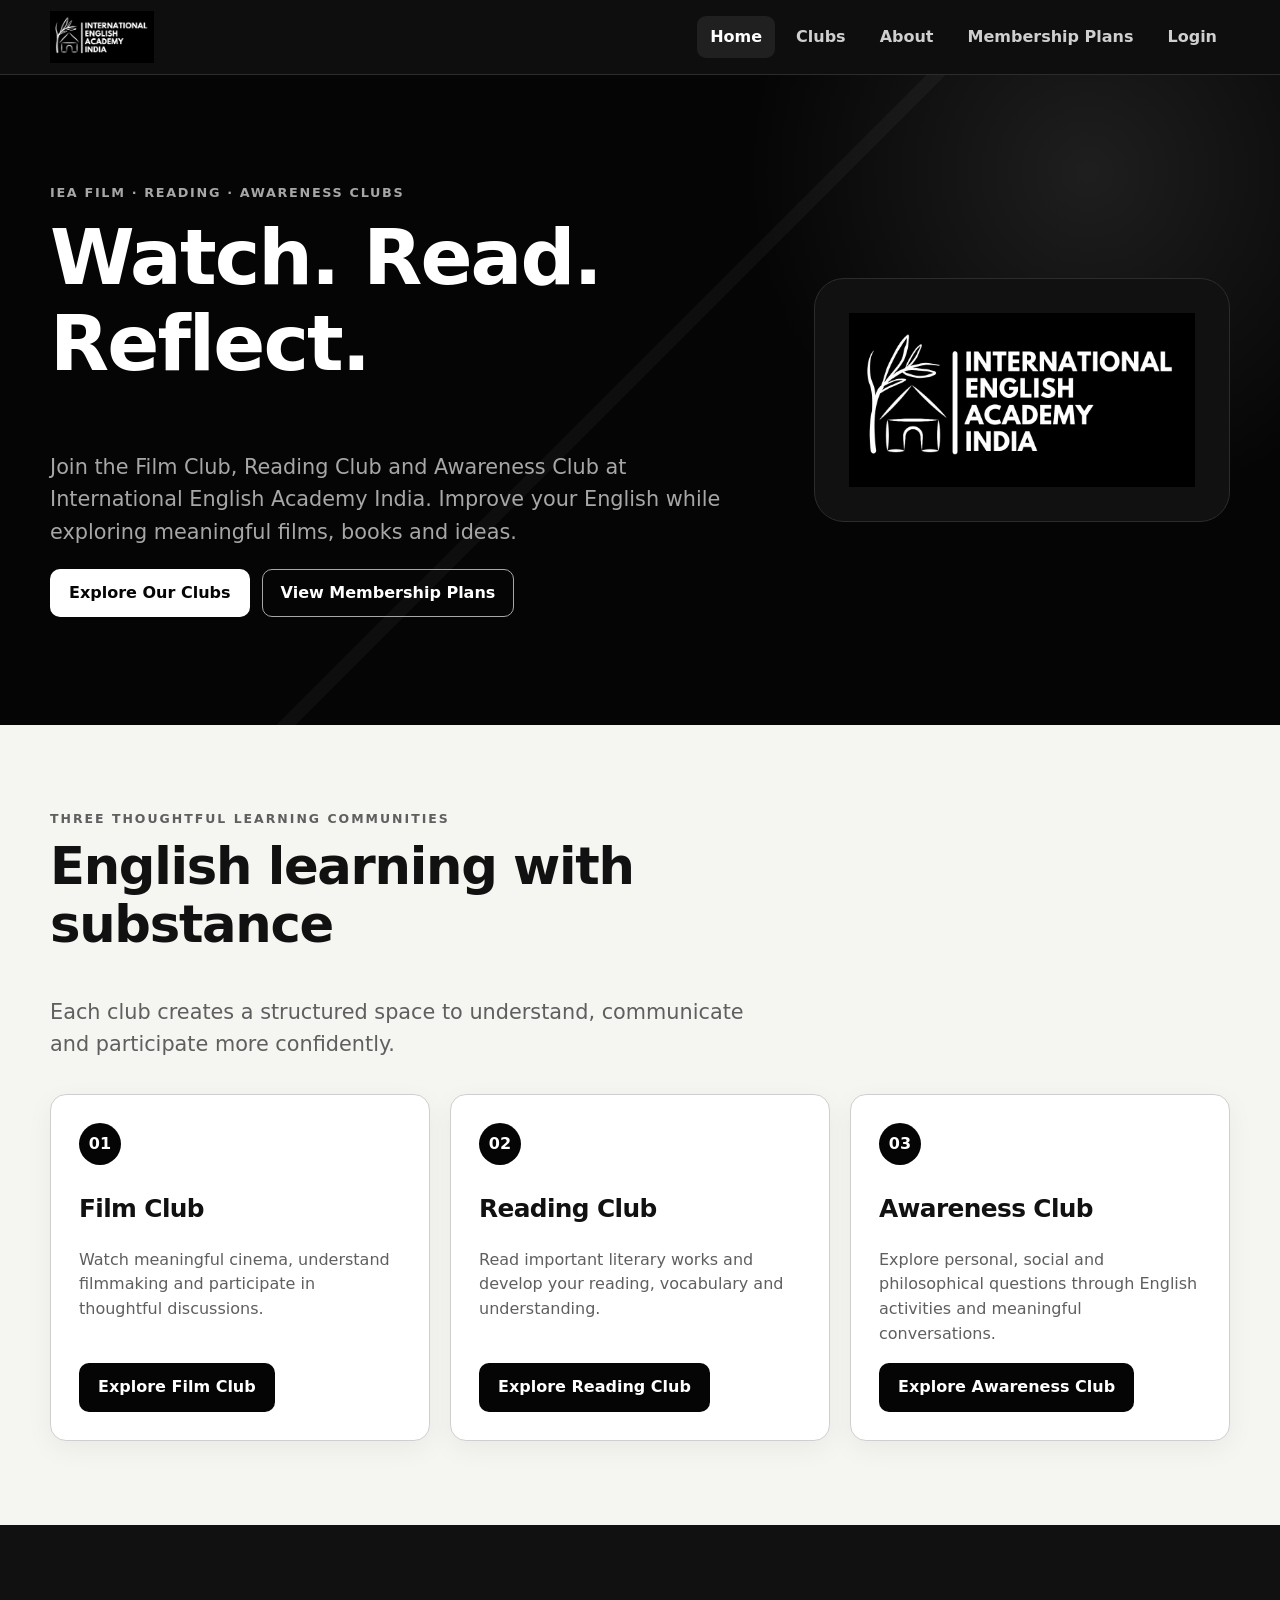
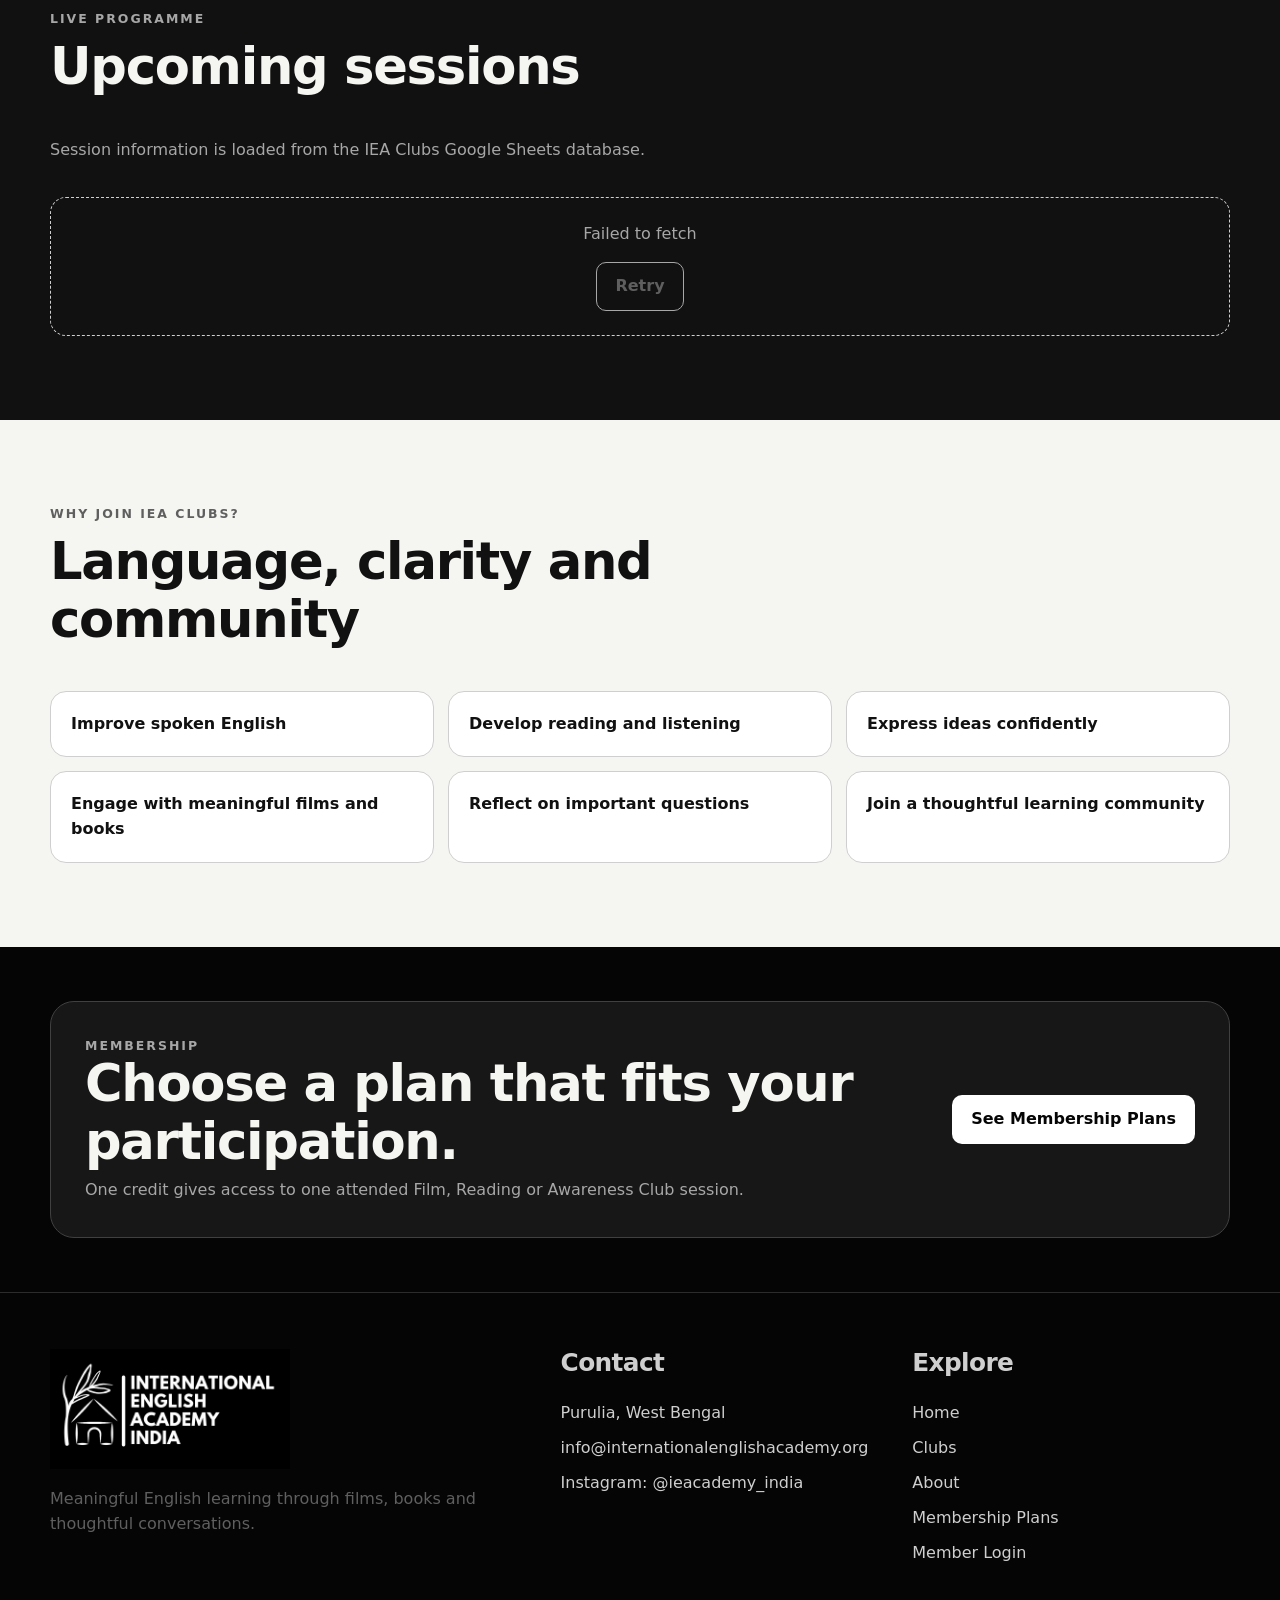
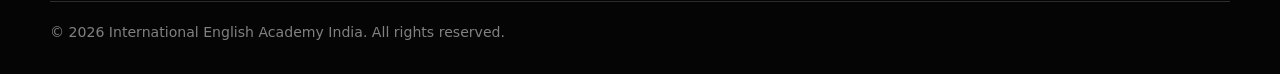
<file: index.html>
<!doctype html>
<html lang="en">
<head>
  <meta charset="utf-8">
  <meta name="viewport" content="width=device-width, initial-scale=1">
  <meta name="description" content="Film Club, Reading Club and Awareness Club at International English Academy India, Purulia.">
  <title>IEA Clubs | International English Academy India</title>
  <link rel="icon" href="assets/images/iea-logo.png">
  <link rel="stylesheet" href="assets/css/variables.css">
  <link rel="stylesheet" href="assets/css/global.css?v=guest-attendance-1">
  <link rel="stylesheet" href="assets/css/public.css">
  <link rel="stylesheet" href="assets/css/responsive.css">
</head>
<body class="public-page" data-page="home">
  <a class="skip-link" href="#mainContent">Skip to content</a>
  <header id="siteHeader"></header>
  <main id="mainContent">
    <section class="hero">
      <div class="container hero-grid">
        <div class="hero-copy">
          <p class="hero-kicker">IEA Film · Reading · Awareness Clubs</p>
          <h1>Watch. Read. Reflect.</h1>
          <p class="lead">Join the Film Club, Reading Club and Awareness Club at International English Academy India. Improve your English while exploring meaningful films, books and ideas.</p>
          <div class="button-row">
            <a class="button" href="clubs.html">Explore Our Clubs</a>
            <a class="button button-secondary" href="membership.html">View Membership Plans</a>
          </div>
        </div>
        <div class="hero-mark" aria-label="International English Academy India">
          <img src="assets/images/iea-logo.png" alt="International English Academy India">
        </div>
      </div>
    </section>

    <section class="section" aria-labelledby="clubsHeading">
      <div class="container">
        <div class="section-head">
          <p class="eyebrow">Three thoughtful learning communities</p>
          <h2 id="clubsHeading">English learning with substance</h2>
          <p class="lead">Each club creates a structured space to understand, communicate and participate more confidently.</p>
        </div>
        <div class="card-grid">
          <article class="card club-card">
            <span class="club-number">01</span>
            <h3>Film Club</h3>
            <p>Watch meaningful cinema, understand filmmaking and participate in thoughtful discussions.</p>
            <a class="button button-dark" href="clubs.html#film-club">Explore Film Club</a>
          </article>
          <article class="card club-card">
            <span class="club-number">02</span>
            <h3>Reading Club</h3>
            <p>Read important literary works and develop your reading, vocabulary and understanding.</p>
            <a class="button button-dark" href="clubs.html#reading-club">Explore Reading Club</a>
          </article>
          <article class="card club-card">
            <span class="club-number">03</span>
            <h3>Awareness Club</h3>
            <p>Explore personal, social and philosophical questions through English activities and meaningful conversations.</p>
            <a class="button button-dark" href="clubs.html#awareness-club">Explore Awareness Club</a>
          </article>
        </div>
      </div>
    </section>

    <section class="section section-dark" aria-labelledby="upcomingHeading">
      <div class="container">
        <div class="section-head">
          <p class="eyebrow">Live programme</p>
          <h2 id="upcomingHeading">Upcoming sessions</h2>
          <p>Session information is loaded from the IEA Clubs Google Sheets database.</p>
        </div>
        <div class="session-list" data-upcoming-sessions data-limit="6" data-dark="true">
          <div class="loading-state"><p>Loading upcoming sessions…</p></div>
        </div>
      </div>
    </section>

    <section class="section" aria-labelledby="whyJoinHeading">
      <div class="container">
        <div class="section-head">
          <p class="eyebrow">Why join IEA Clubs?</p>
          <h2 id="whyJoinHeading">Language, clarity and community</h2>
        </div>
        <div class="feature-list">
          <div class="feature-item">Improve spoken English</div>
          <div class="feature-item">Develop reading and listening</div>
          <div class="feature-item">Express ideas confidently</div>
          <div class="feature-item">Engage with meaningful films and books</div>
          <div class="feature-item">Reflect on important questions</div>
          <div class="feature-item">Join a thoughtful learning community</div>
        </div>
      </div>
    </section>

    <section class="section-sm section-black">
      <div class="container">
        <div class="cta-band">
          <div>
            <p class="eyebrow">Membership</p>
            <h2>Choose a plan that fits your participation.</h2>
            <p>One credit gives access to one attended Film, Reading or Awareness Club session.</p>
          </div>
          <a class="button" href="membership.html">See Membership Plans</a>
        </div>
      </div>
    </section>
  </main>
  <footer id="siteFooter"></footer>
  <div id="toastContainer" class="toast-container" aria-live="polite"></div>
  <script src="assets/js/config.js"></script>
  <script src="assets/js/utils.js"></script>
  <script src="assets/js/api.js"></script>
  <script src="assets/js/auth.js?v=data-fix-20260729-2"></script>
  <script src="assets/js/navigation.js?v=guest-attendance-1"></script>
  <script src="assets/js/public-data.js"></script>
</body>
</html>
</file>
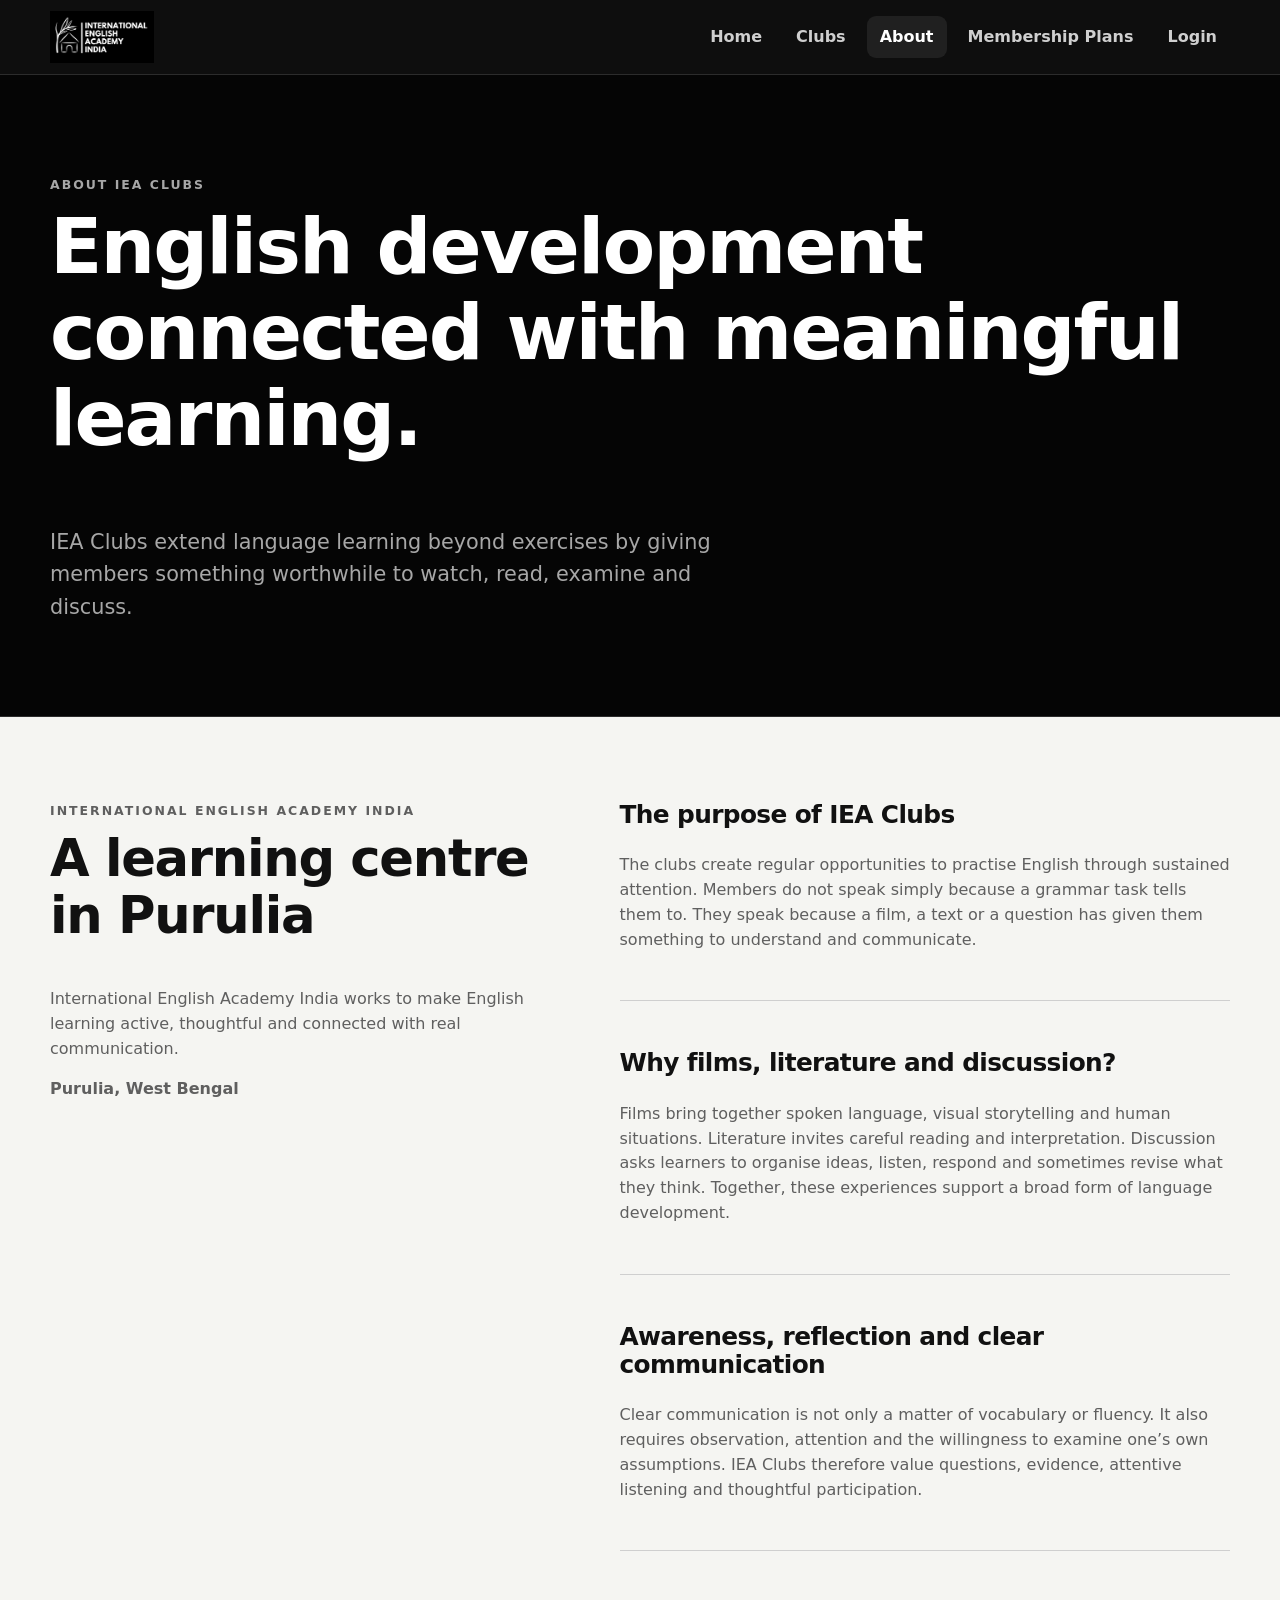
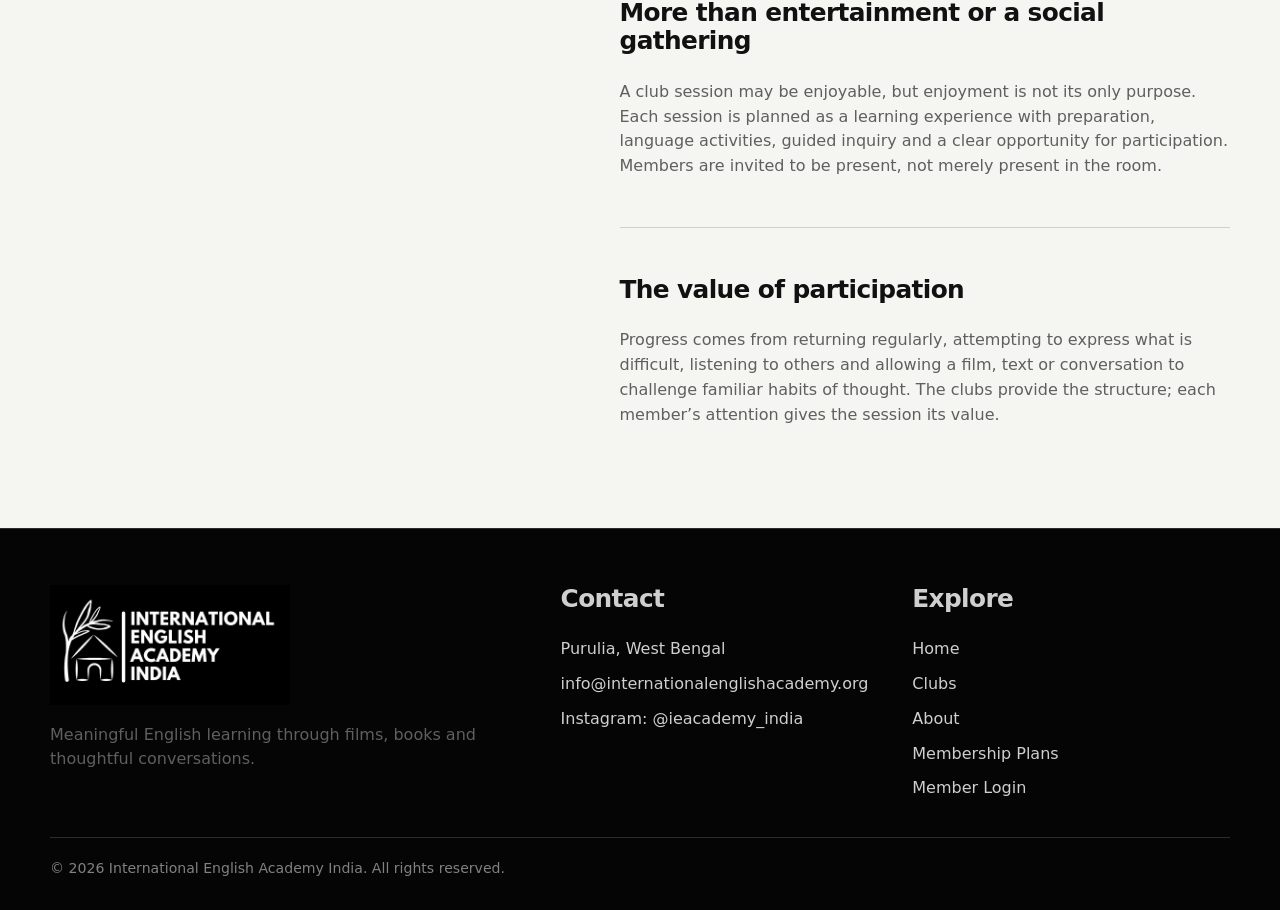
<file: about.html>
<!doctype html>
<html lang="en">
<head>
  <meta charset="utf-8">
  <meta name="viewport" content="width=device-width, initial-scale=1">
  <meta name="description" content="About International English Academy India and the purpose of IEA Clubs.">
  <title>About | IEA Clubs</title>
  <link rel="icon" href="assets/images/iea-logo.png">
  <link rel="stylesheet" href="assets/css/variables.css">
  <link rel="stylesheet" href="assets/css/global.css?v=guest-attendance-1">
  <link rel="stylesheet" href="assets/css/public.css">
  <link rel="stylesheet" href="assets/css/responsive.css">
</head>
<body class="public-page" data-page="about">
  <a class="skip-link" href="#mainContent">Skip to content</a>
  <header id="siteHeader"></header>
  <main id="mainContent">
    <section class="page-hero">
      <div class="container">
        <p class="eyebrow">About IEA Clubs</p>
        <h1>English development connected with meaningful learning.</h1>
        <p class="lead">IEA Clubs extend language learning beyond exercises by giving members something worthwhile to watch, read, examine and discuss.</p>
      </div>
    </section>

    <section class="section">
      <div class="container about-grid">
        <div class="about-statement">
          <p class="eyebrow">International English Academy India</p>
          <h2>A learning centre in Purulia</h2>
          <p>International English Academy India works to make English learning active, thoughtful and connected with real communication.</p>
          <p><strong data-setting="AcademyLocation">Purulia, West Bengal</strong></p>
        </div>
        <div>
          <section class="about-block">
            <h3>The purpose of IEA Clubs</h3>
            <p>The clubs create regular opportunities to practise English through sustained attention. Members do not speak simply because a grammar task tells them to. They speak because a film, a text or a question has given them something to understand and communicate.</p>
          </section>
          <section class="about-block">
            <h3>Why films, literature and discussion?</h3>
            <p>Films bring together spoken language, visual storytelling and human situations. Literature invites careful reading and interpretation. Discussion asks learners to organise ideas, listen, respond and sometimes revise what they think. Together, these experiences support a broad form of language development.</p>
          </section>
          <section class="about-block">
            <h3>Awareness, reflection and clear communication</h3>
            <p>Clear communication is not only a matter of vocabulary or fluency. It also requires observation, attention and the willingness to examine one’s own assumptions. IEA Clubs therefore value questions, evidence, attentive listening and thoughtful participation.</p>
          </section>
          <section class="about-block">
            <h3>More than entertainment or a social gathering</h3>
            <p>A club session may be enjoyable, but enjoyment is not its only purpose. Each session is planned as a learning experience with preparation, language activities, guided inquiry and a clear opportunity for participation. Members are invited to be present, not merely present in the room.</p>
          </section>
          <section class="about-block">
            <h3>The value of participation</h3>
            <p>Progress comes from returning regularly, attempting to express what is difficult, listening to others and allowing a film, text or conversation to challenge familiar habits of thought. The clubs provide the structure; each member’s attention gives the session its value.</p>
          </section>
        </div>
      </div>
    </section>
  </main>
  <footer id="siteFooter"></footer>
  <div id="toastContainer" class="toast-container" aria-live="polite"></div>
  <script src="assets/js/config.js"></script>
  <script src="assets/js/utils.js"></script>
  <script src="assets/js/api.js"></script>
  <script src="assets/js/auth.js?v=data-fix-20260729-2"></script>
  <script src="assets/js/navigation.js?v=guest-attendance-1"></script>
  <script src="assets/js/public-data.js"></script>
</body>
</html>
</file>
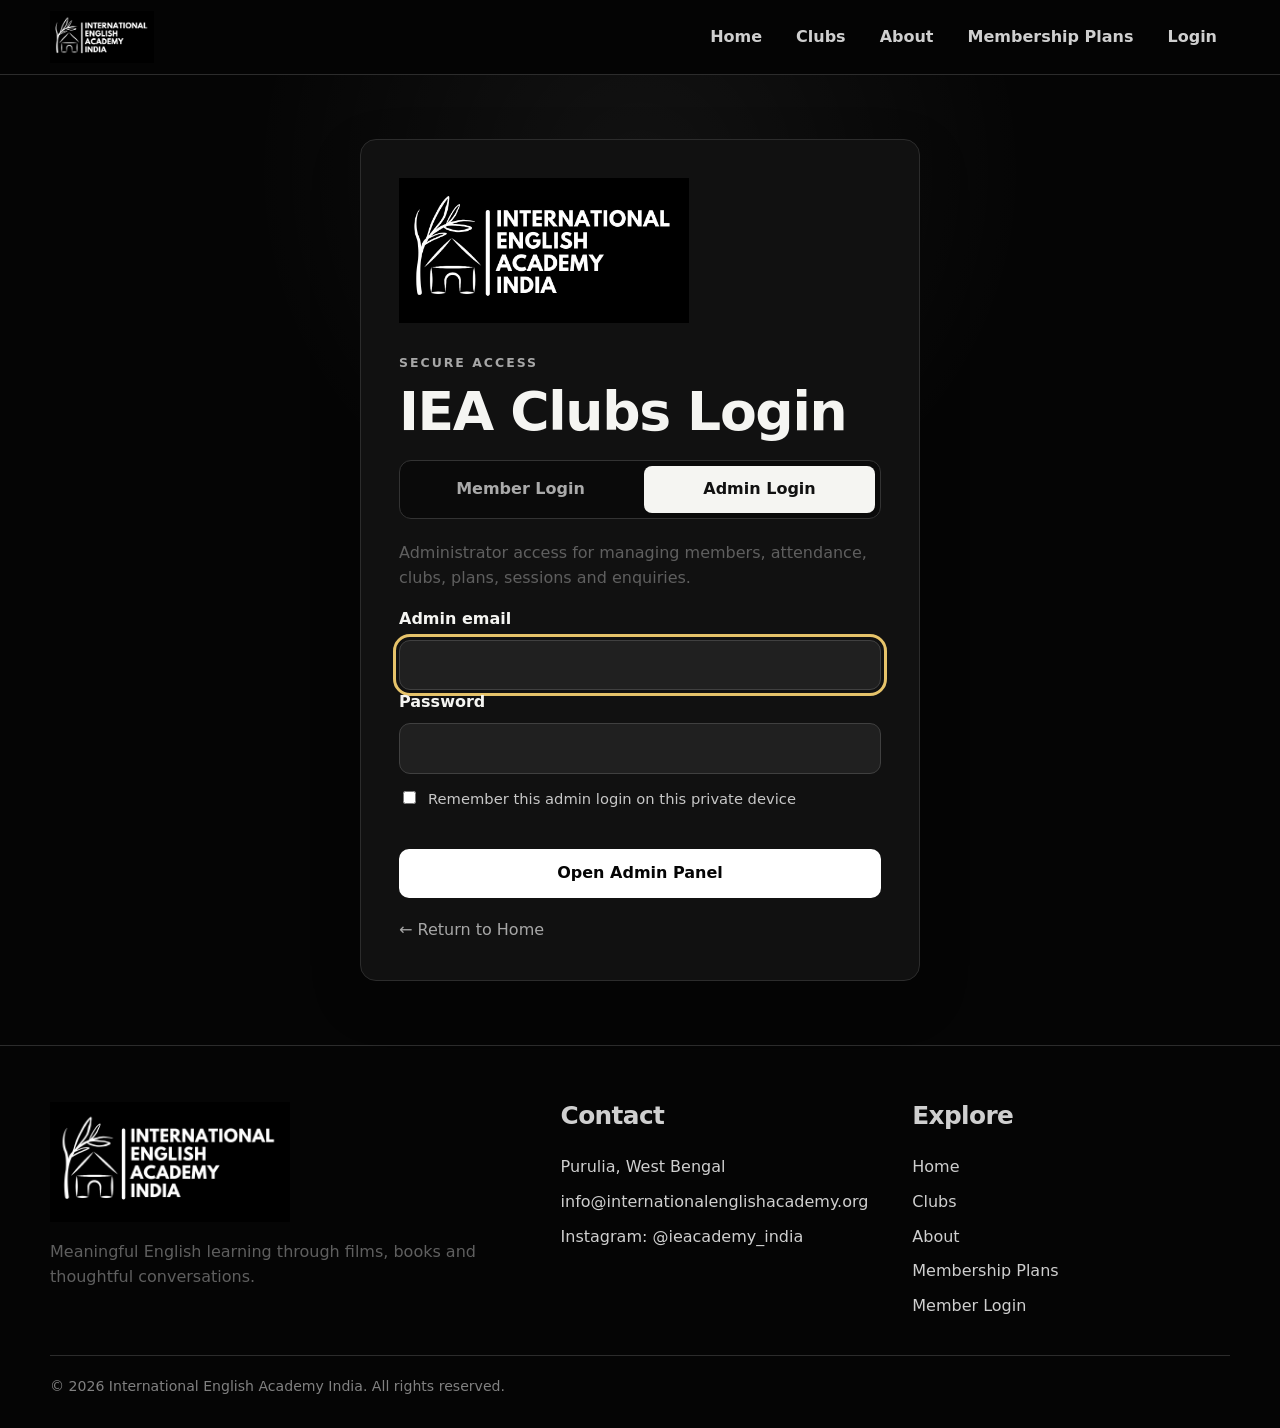
<file: admin-panel.html>
<!doctype html>
<html lang="en">
<head>
  <meta charset="utf-8">
  <meta name="viewport" content="width=device-width,initial-scale=1">
  <meta name="robots" content="noindex,nofollow">
  <title>Admin Panel | IEA Clubs</title>
  <link rel="icon" href="assets/images/iea-logo.png">
  <link rel="stylesheet" href="assets/css/variables.css">
  <link rel="stylesheet" href="assets/css/global.css">
  <link rel="stylesheet" href="assets/css/admin.css?v=1">
</head>
<body class="admin-body">
  <div id="adminApp" class="admin-shell" hidden>
    <aside class="admin-sidebar">
      <a class="admin-brand" href="index.html"><img src="assets/images/iea-logo.png" alt="IEA"><span>IEA Admin</span></a>
      <nav id="adminNav" class="admin-nav" aria-label="Admin sections"></nav>
      <button id="adminLogout" class="button button-secondary button-block" type="button">Log out</button>
    </aside>
    <main class="admin-main">
      <header class="admin-topbar">
        <div><p class="eyebrow">Management console</p><h1 id="adminTitle">Dashboard</h1></div>
        <div class="admin-user"><span id="adminName"></span><button id="mobileAdminMenu" class="button button-secondary" type="button">Menu</button></div>
      </header>
      <section id="adminStatus" class="admin-status" aria-live="polite"></section>
      <section id="adminDashboard" class="admin-dashboard"></section>
      <section id="sheetWorkspace" class="sheet-workspace" hidden>
        <div class="workspace-toolbar">
          <div><h2 id="sheetTitle">Data</h2><p id="sheetDescription" class="muted"></p></div>
          <div class="workspace-actions">
            <input id="sheetSearch" class="form-input" type="search" placeholder="Search this section">
            <button id="refreshSheet" class="button button-secondary" type="button">Refresh</button>
            <button id="addRow" class="button" type="button">Add record</button>
          </div>
        </div>
        <div class="table-wrap"><table class="admin-table"><thead id="sheetHead"></thead><tbody id="sheetBody"></tbody></table></div>
        <div class="pagination"><button id="prevPage" class="button button-secondary" type="button">Previous</button><span id="pageInfo"></span><button id="nextPage" class="button button-secondary" type="button">Next</button></div>
      </section>
    </main>
  </div>

  <dialog id="recordDialog" class="admin-dialog">
    <form id="recordForm" method="dialog">
      <div class="dialog-head"><div><p class="eyebrow">Database editor</p><h2 id="recordDialogTitle">Edit record</h2></div><button class="icon-button" value="cancel" aria-label="Close">×</button></div>
      <div id="recordFields" class="record-fields"></div>
      <p id="recordMessage" class="form-message" aria-live="polite"></p>
      <div class="dialog-actions"><button class="button button-secondary" value="cancel" type="button" id="cancelRecord">Cancel</button><button class="button" type="submit">Save changes</button></div>
    </form>
  </dialog>

  <script src="assets/js/config.js"></script>
  <script src="assets/js/utils.js"></script>
  <script src="assets/js/api.js"></script>
  <script src="assets/js/admin-auth.js?v=1"></script>
  <script src="assets/js/admin.js?v=guest-attendance-1"></script>
</body>
</html>
</file>
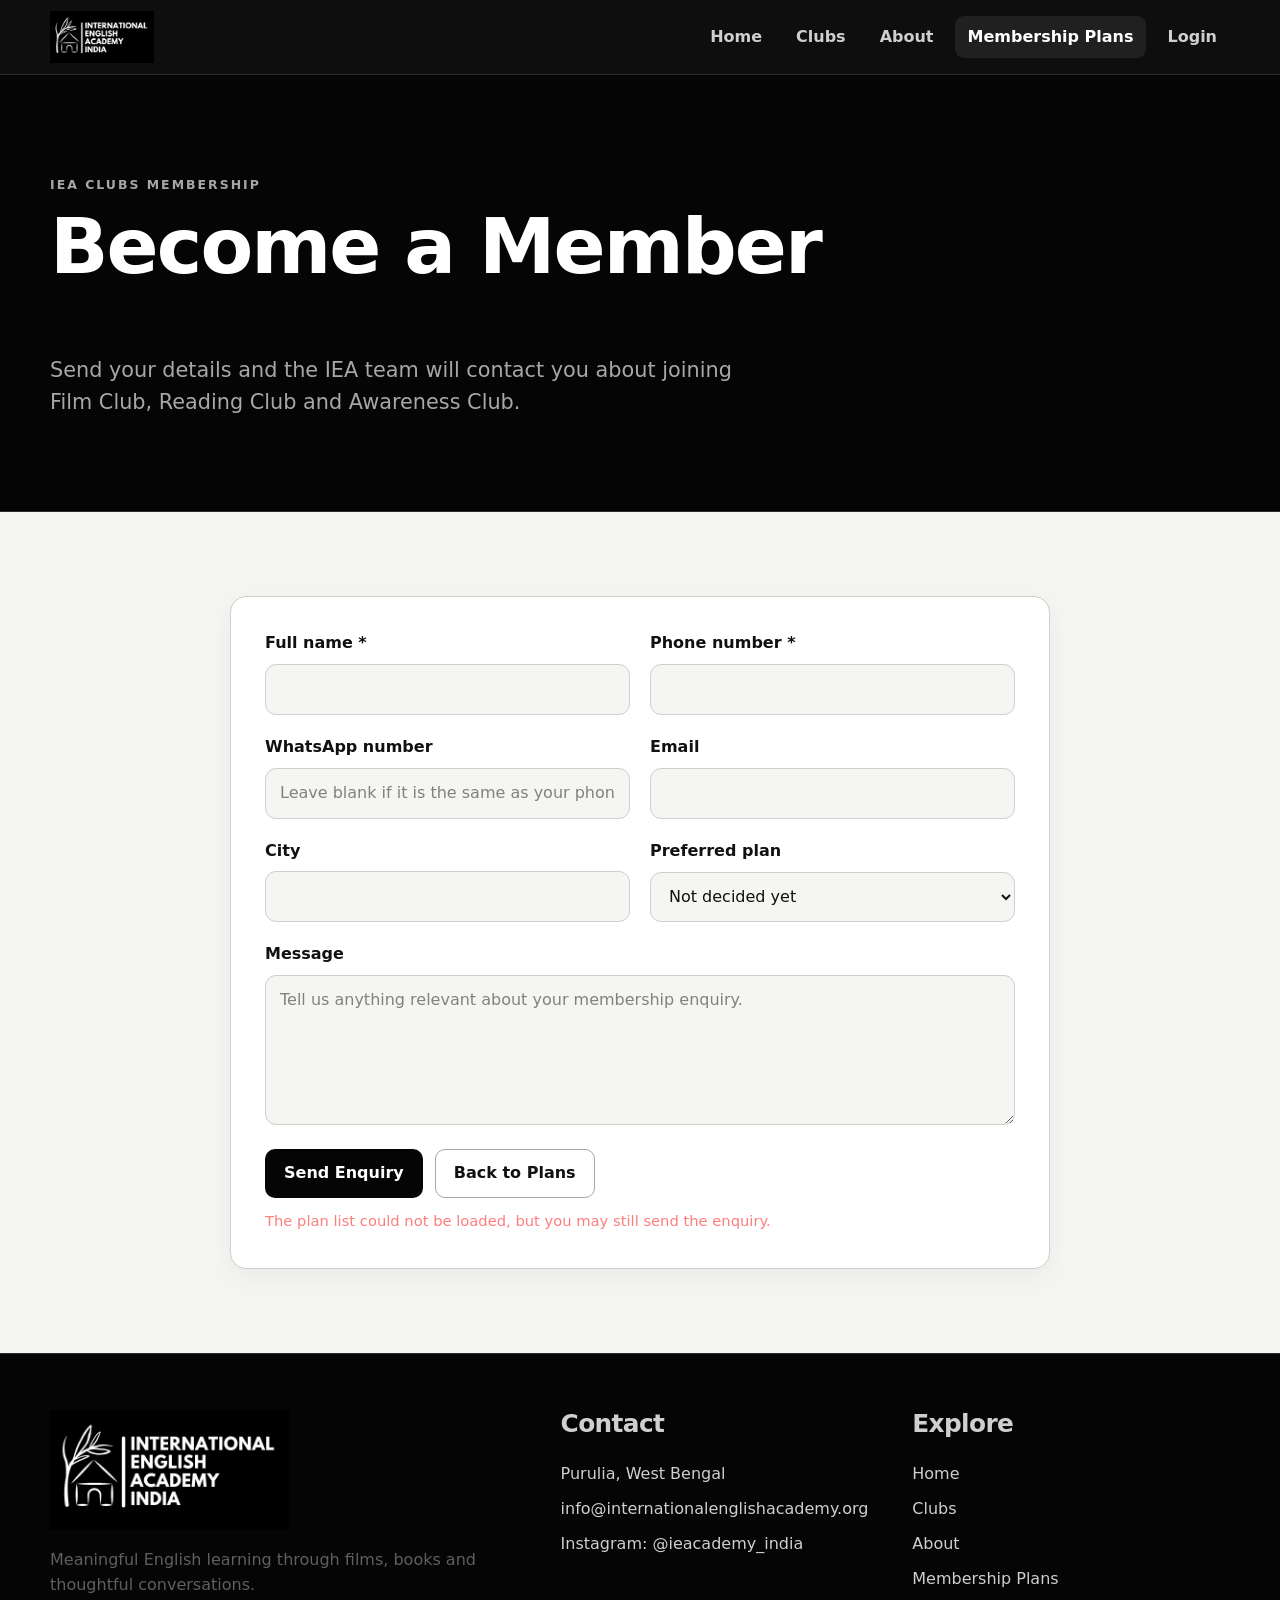
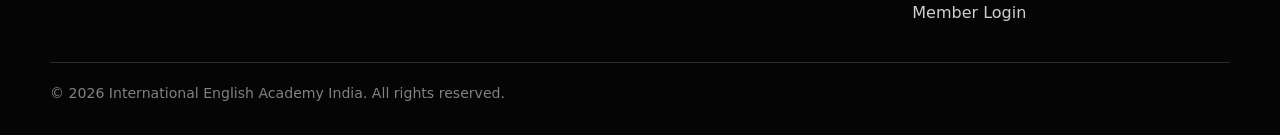
<file: become-a-member.html>
<!doctype html>
<html lang="en">
<head>
  <meta charset="utf-8">
  <meta name="viewport" content="width=device-width, initial-scale=1">
  <meta
    name="description"
    content="Send a membership enquiry to International English Academy India."
  >
  <title>Become a Member | IEA Clubs</title>
  <link rel="icon" href="assets/images/iea-logo.png">
  <link rel="stylesheet" href="assets/css/variables.css">
  <link rel="stylesheet" href="assets/css/global.css?v=guest-attendance-1">
  <link rel="stylesheet" href="assets/css/public.css">
  <link rel="stylesheet" href="assets/css/responsive.css">
</head>
<body class="public-page" data-page="membership">
  <a class="skip-link" href="#mainContent">Skip to membership enquiry</a>
  <header id="siteHeader"></header>

  <main id="mainContent">
    <section class="page-hero">
      <div class="container">
        <p class="eyebrow">IEA Clubs Membership</p>
        <h1>Become a Member</h1>
        <p class="lead">
          Send your details and the IEA team will contact you about joining Film Club,
          Reading Club and Awareness Club.
        </p>
      </div>
    </section>

    <section class="section">
      <div class="container">
        <form id="membershipEnquiryForm" class="card enquiry-card">
          <div class="enquiry-form-grid">
            <label class="form-field">
              <span class="form-label">Full name *</span>
              <input
                id="enquiryName"
                class="form-input"
                type="text"
                maxlength="120"
                autocomplete="name"
                required
              >
            </label>

            <label class="form-field">
              <span class="form-label">Phone number *</span>
              <input
                id="enquiryPhone"
                class="form-input"
                type="tel"
                inputmode="tel"
                maxlength="15"
                autocomplete="tel"
                required
              >
            </label>

            <label class="form-field">
              <span class="form-label">WhatsApp number</span>
              <input
                id="enquiryWhatsApp"
                class="form-input"
                type="tel"
                inputmode="tel"
                maxlength="15"
                autocomplete="tel"
                placeholder="Leave blank if it is the same as your phone number"
              >
            </label>

            <label class="form-field">
              <span class="form-label">Email</span>
              <input
                id="enquiryEmail"
                class="form-input"
                type="email"
                maxlength="200"
                autocomplete="email"
              >
            </label>

            <label class="form-field">
              <span class="form-label">City</span>
              <input
                id="enquiryCity"
                class="form-input"
                type="text"
                maxlength="100"
                autocomplete="address-level2"
              >
            </label>

            <label class="form-field">
              <span class="form-label">Preferred plan</span>
              <select id="enquiryPlan" class="form-input">
                <option value="">Not decided yet</option>
              </select>
            </label>
          </div>

          <label class="form-field">
            <span class="form-label">Message</span>
            <textarea
              id="enquiryMessage"
              class="form-input"
              rows="5"
              maxlength="1000"
              placeholder="Tell us anything relevant about your membership enquiry."
            ></textarea>
          </label>

          <label class="enquiry-honeypot" aria-hidden="true">
            Website
            <input
              id="enquiryWebsite"
              type="text"
              tabindex="-1"
              autocomplete="off"
            >
          </label>

          <div class="enquiry-submit-row">
            <button
              id="enquirySubmitButton"
              class="button button-dark"
              type="submit"
            >Send Enquiry</button>

            <a class="button button-secondary" href="membership.html">
              Back to Plans
            </a>
          </div>

          <p
            id="enquiryFormMessage"
            class="form-message"
            aria-live="polite"
          ></p>
        </form>
      </div>
    </section>
  </main>

  <footer id="siteFooter"></footer>
  <div id="toastContainer" class="toast-container" aria-live="polite"></div>

  <script src="assets/js/config.js"></script>
  <script src="assets/js/utils.js"></script>
  <script src="assets/js/api.js?v=member-form-20260729"></script>
  <script src="assets/js/auth.js?v=data-fix-20260729-2"></script>
  <script src="assets/js/navigation.js?v=guest-attendance-1"></script>
  <script src="assets/js/enquiry.js?v=member-form-20260729"></script>
</body>
</html>
</file>
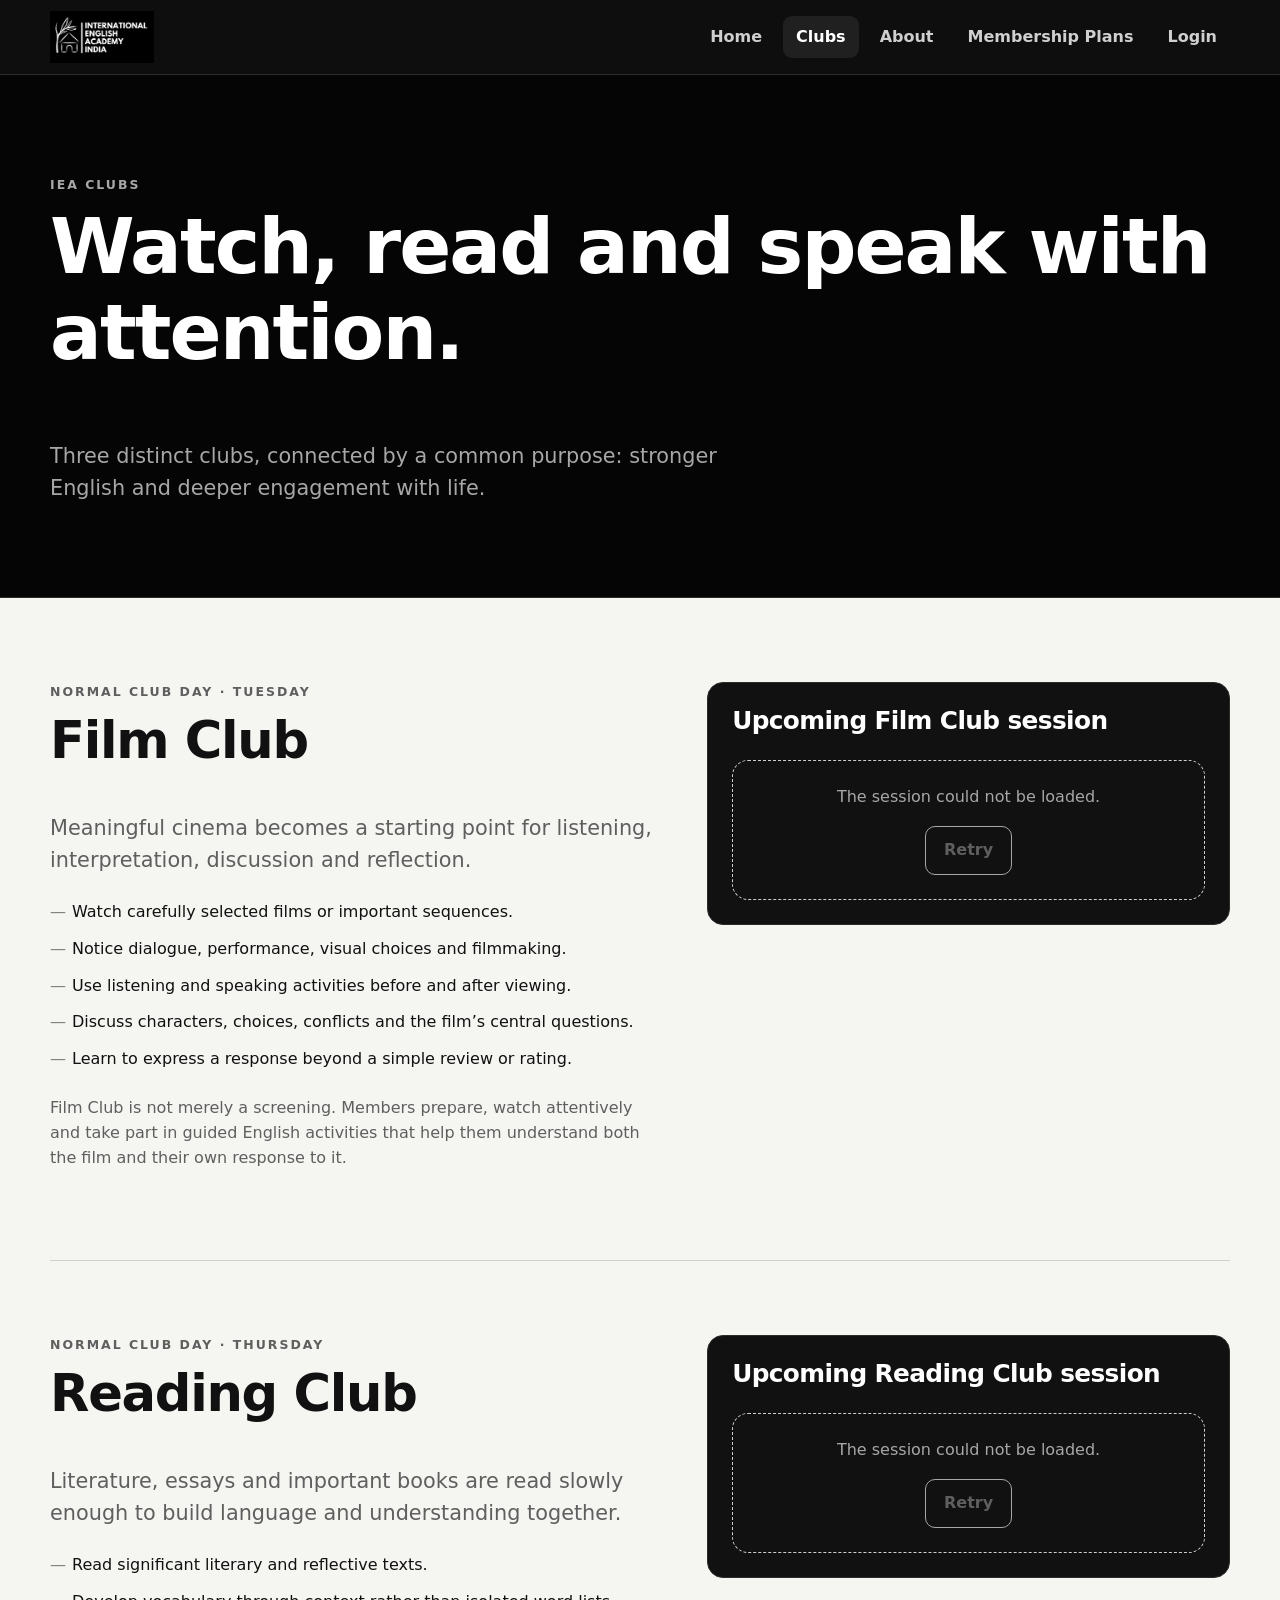
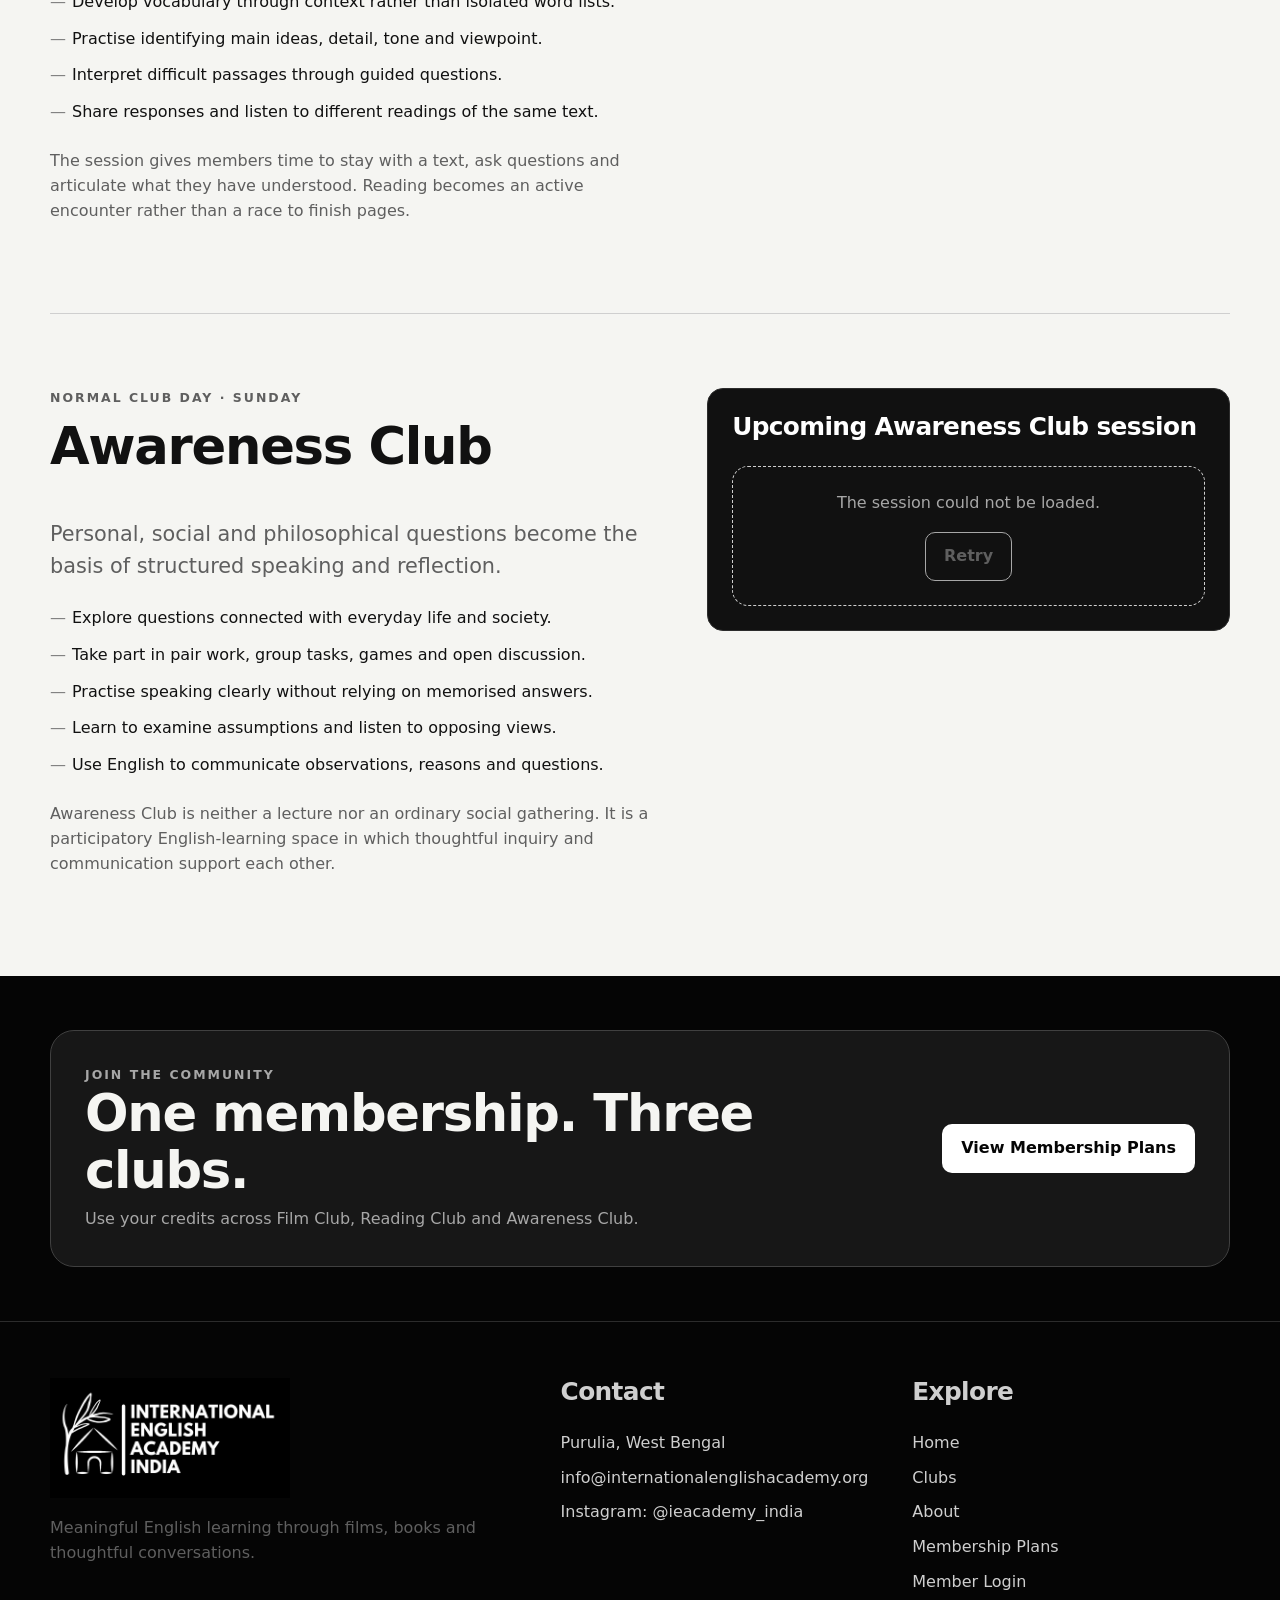
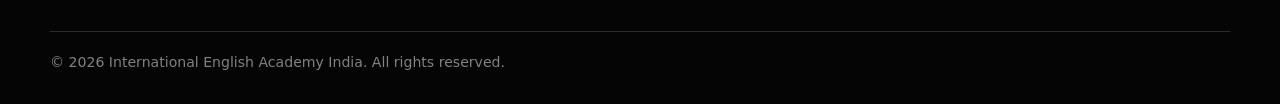
<file: clubs.html>
<!doctype html>
<html lang="en">
<head>
  <meta charset="utf-8">
  <meta name="viewport" content="width=device-width, initial-scale=1">
  <meta name="description" content="Explore the Film Club, Reading Club and Awareness Club at International English Academy India.">
  <title>Our Clubs | IEA Clubs</title>
  <link rel="icon" href="assets/images/iea-logo.png">
  <link rel="stylesheet" href="assets/css/variables.css">
  <link rel="stylesheet" href="assets/css/global.css?v=guest-attendance-1">
  <link rel="stylesheet" href="assets/css/public.css">
  <link rel="stylesheet" href="assets/css/responsive.css">
</head>
<body class="public-page" data-page="clubs">
  <a class="skip-link" href="#mainContent">Skip to content</a>
  <header id="siteHeader"></header>
  <main id="mainContent">
    <section class="page-hero">
      <div class="container">
        <p class="eyebrow">IEA Clubs</p>
        <h1>Watch, read and speak with attention.</h1>
        <p class="lead">Three distinct clubs, connected by a common purpose: stronger English and deeper engagement with life.</p>
      </div>
    </section>

    <section class="section">
      <div class="container">
        <article class="club-detail" id="film-club">
          <div>
            <p class="eyebrow">Normal club day · Tuesday</p>
            <h2>Film Club</h2>
            <p class="lead">Meaningful cinema becomes a starting point for listening, interpretation, discussion and reflection.</p>
            <ul class="club-detail-list">
              <li>Watch carefully selected films or important sequences.</li>
              <li>Notice dialogue, performance, visual choices and filmmaking.</li>
              <li>Use listening and speaking activities before and after viewing.</li>
              <li>Discuss characters, choices, conflicts and the film’s central questions.</li>
              <li>Learn to express a response beyond a simple review or rating.</li>
            </ul>
            <p>Film Club is not merely a screening. Members prepare, watch attentively and take part in guided English activities that help them understand both the film and their own response to it.</p>
          </div>
          <aside class="club-session-panel" aria-labelledby="filmUpcomingHeading">
            <h3 id="filmUpcomingHeading">Upcoming Film Club session</h3>
            <div data-club-upcoming="Film Club"><div class="loading-state"><p>Loading session…</p></div></div>
          </aside>
        </article>

        <article class="club-detail" id="reading-club">
          <div>
            <p class="eyebrow">Normal club day · Thursday</p>
            <h2>Reading Club</h2>
            <p class="lead">Literature, essays and important books are read slowly enough to build language and understanding together.</p>
            <ul class="club-detail-list">
              <li>Read significant literary and reflective texts.</li>
              <li>Develop vocabulary through context rather than isolated word lists.</li>
              <li>Practise identifying main ideas, detail, tone and viewpoint.</li>
              <li>Interpret difficult passages through guided questions.</li>
              <li>Share responses and listen to different readings of the same text.</li>
            </ul>
            <p>The session gives members time to stay with a text, ask questions and articulate what they have understood. Reading becomes an active encounter rather than a race to finish pages.</p>
          </div>
          <aside class="club-session-panel" aria-labelledby="readingUpcomingHeading">
            <h3 id="readingUpcomingHeading">Upcoming Reading Club session</h3>
            <div data-club-upcoming="Reading Club"><div class="loading-state"><p>Loading session…</p></div></div>
          </aside>
        </article>

        <article class="club-detail" id="awareness-club">
          <div>
            <p class="eyebrow">Normal club day · Sunday</p>
            <h2>Awareness Club</h2>
            <p class="lead">Personal, social and philosophical questions become the basis of structured speaking and reflection.</p>
            <ul class="club-detail-list">
              <li>Explore questions connected with everyday life and society.</li>
              <li>Take part in pair work, group tasks, games and open discussion.</li>
              <li>Practise speaking clearly without relying on memorised answers.</li>
              <li>Learn to examine assumptions and listen to opposing views.</li>
              <li>Use English to communicate observations, reasons and questions.</li>
            </ul>
            <p>Awareness Club is neither a lecture nor an ordinary social gathering. It is a participatory English-learning space in which thoughtful inquiry and communication support each other.</p>
          </div>
          <aside class="club-session-panel" aria-labelledby="awarenessUpcomingHeading">
            <h3 id="awarenessUpcomingHeading">Upcoming Awareness Club session</h3>
            <div data-club-upcoming="Awareness Club"><div class="loading-state"><p>Loading session…</p></div></div>
          </aside>
        </article>
      </div>
    </section>

    <section class="section-sm section-black">
      <div class="container">
        <div class="cta-band">
          <div>
            <p class="eyebrow">Join the community</p>
            <h2>One membership. Three clubs.</h2>
            <p>Use your credits across Film Club, Reading Club and Awareness Club.</p>
          </div>
          <a class="button" href="membership.html">View Membership Plans</a>
        </div>
      </div>
    </section>
  </main>
  <footer id="siteFooter"></footer>
  <div id="toastContainer" class="toast-container" aria-live="polite"></div>
  <script src="assets/js/config.js"></script>
  <script src="assets/js/utils.js"></script>
  <script src="assets/js/api.js"></script>
  <script src="assets/js/auth.js?v=data-fix-20260729-2"></script>
  <script src="assets/js/navigation.js?v=guest-attendance-1"></script>
  <script src="assets/js/public-data.js"></script>
</body>
</html>
</file>
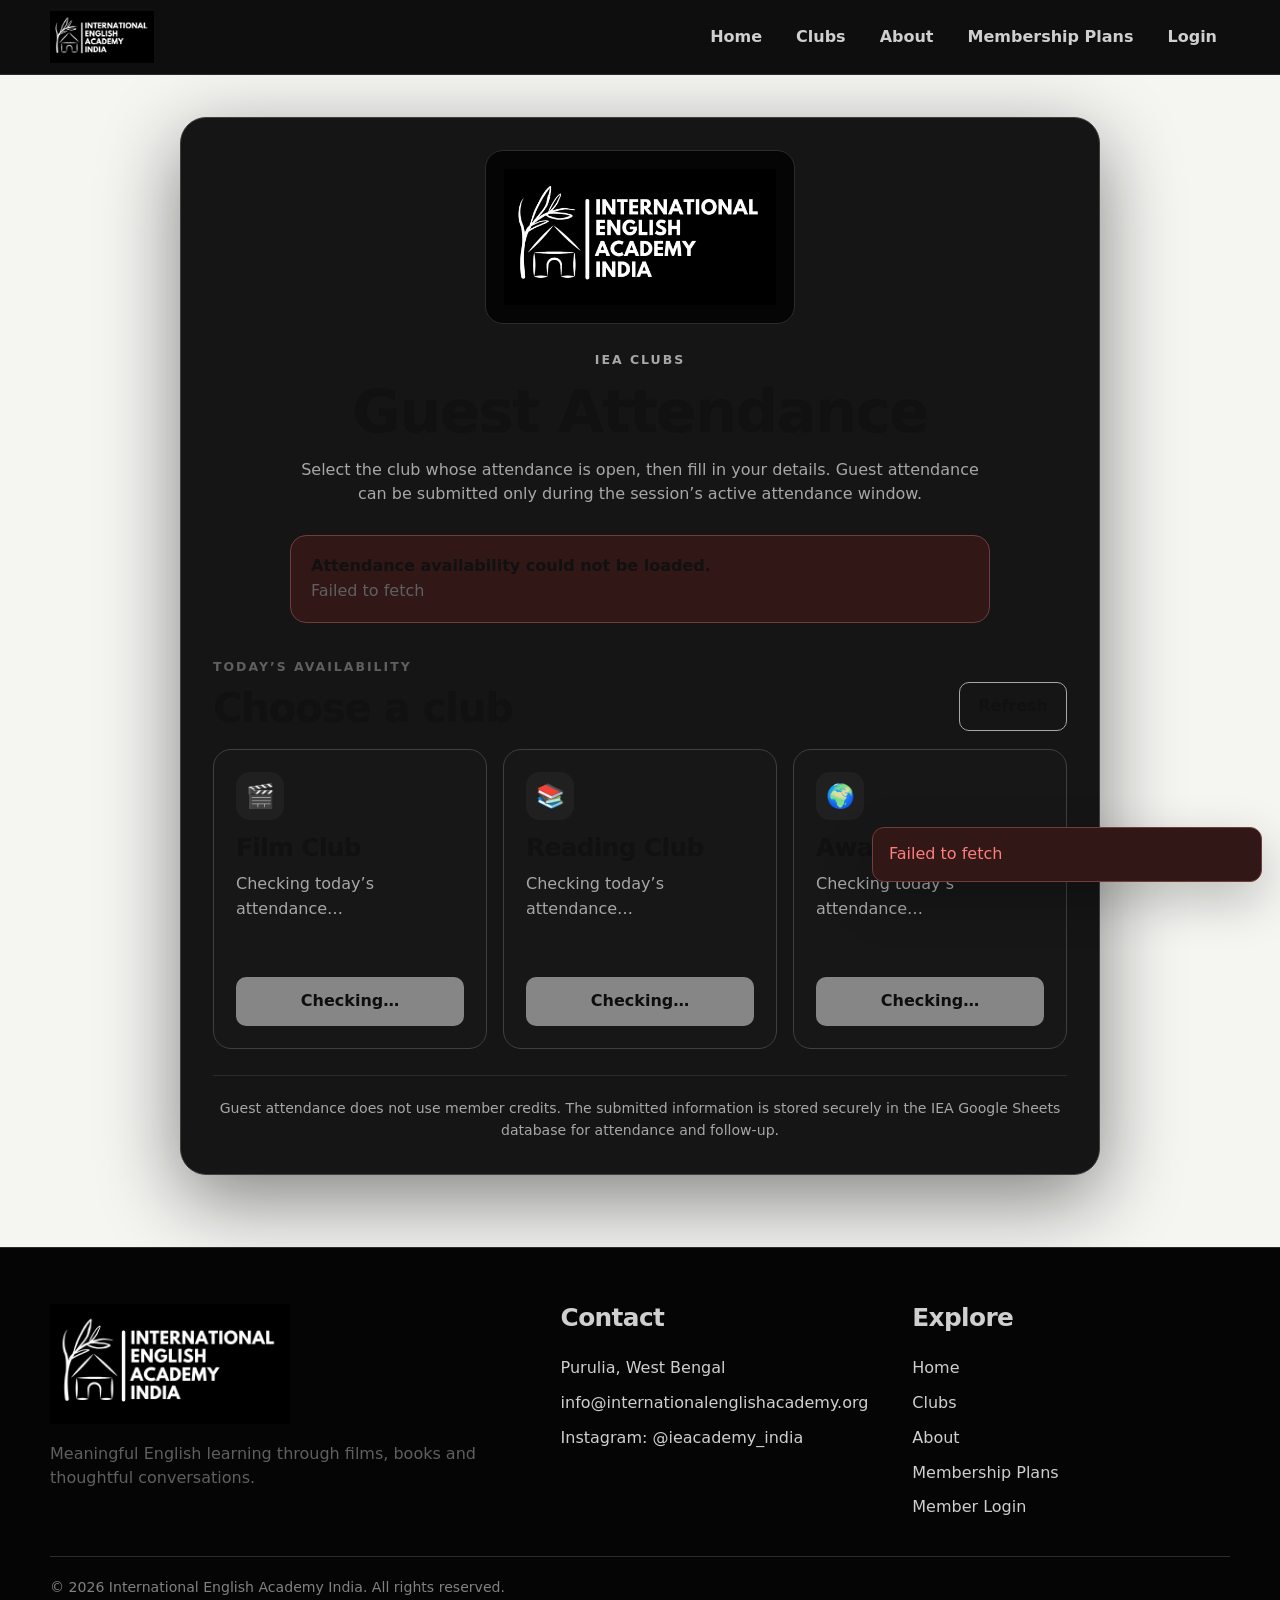
<file: guest-attendance.html>
<!doctype html>
<html lang="en">
<head>
  <meta charset="utf-8">
  <meta name="viewport" content="width=device-width, initial-scale=1">
  <meta name="robots" content="noindex,nofollow">
  <meta name="description" content="Guest attendance form for International English Academy India club sessions.">
  <title>Guest Attendance | IEA Clubs</title>
  <link rel="icon" href="assets/images/iea-logo.png">
  <link rel="stylesheet" href="assets/css/variables.css?v=guest-attendance-1">
  <link rel="stylesheet" href="assets/css/global.css?v=guest-attendance-1">
  <link rel="stylesheet" href="assets/css/public.css?v=guest-attendance-1">
  <link rel="stylesheet" href="assets/css/responsive.css?v=guest-attendance-1">
  <link rel="stylesheet" href="assets/css/guest-attendance.css?v=guest-attendance-1">
</head>
<body class="public-page guest-attendance-body" data-page="guest-attendance">
  <a class="skip-link" href="#guestAttendanceMain">Skip to guest attendance</a>
  <header id="siteHeader"></header>

  <main id="guestAttendanceMain" class="guest-attendance-main">
    <section class="guest-attendance-shell" aria-labelledby="guestAttendanceTitle">
      <div class="guest-attendance-brand">
        <img src="assets/images/iea-logo.png" alt="International English Academy India">
      </div>

      <div class="guest-attendance-heading">
        <p class="eyebrow">IEA Clubs</p>
        <h1 id="guestAttendanceTitle">Guest Attendance</h1>
        <p>Select the club whose attendance is open, then fill in your details. Guest attendance can be submitted only during the session’s active attendance window.</p>
      </div>

      <div id="guestAttendanceMessage" class="guest-attendance-message" aria-live="polite"></div>

      <section aria-labelledby="guestClubsTitle">
        <div class="guest-section-head">
          <div>
            <p class="eyebrow">Today’s availability</p>
            <h2 id="guestClubsTitle">Choose a club</h2>
          </div>
          <button id="guestAttendanceRefresh" class="button button-secondary" type="button">Refresh</button>
        </div>

        <div id="guestAttendanceClubGrid" class="guest-club-grid" aria-live="polite">
          <article class="guest-club-card">
            <span class="guest-club-icon" aria-hidden="true">🎬</span>
            <h3>Film Club</h3>
            <p>Checking today’s attendance…</p>
            <button class="button button-block" type="button" disabled>Checking…</button>
          </article>
          <article class="guest-club-card">
            <span class="guest-club-icon" aria-hidden="true">📚</span>
            <h3>Reading Club</h3>
            <p>Checking today’s attendance…</p>
            <button class="button button-block" type="button" disabled>Checking…</button>
          </article>
          <article class="guest-club-card">
            <span class="guest-club-icon" aria-hidden="true">🌍</span>
            <h3>Awareness Club</h3>
            <p>Checking today’s attendance…</p>
            <button class="button button-block" type="button" disabled>Checking…</button>
          </article>
        </div>
      </section>

      <section id="guestAttendanceFormSection" class="guest-form-section" aria-labelledby="guestFormTitle" hidden>
        <div class="guest-section-head">
          <div>
            <p class="eyebrow">Your details</p>
            <h2 id="guestFormTitle">Complete Guest Attendance</h2>
          </div>
        </div>

        <div id="guestSelectedSession" class="guest-selected-session"></div>

        <form id="guestAttendanceForm" novalidate>
          <input id="guestSessionId" name="sessionId" type="hidden">

          <div class="guest-form-grid">
            <label class="form-field">
              <span class="form-label">Full Name *</span>
              <input class="form-input" name="name" type="text" maxlength="120" autocomplete="name" required>
            </label>

            <label class="form-field">
              <span class="form-label">Phone Number *</span>
              <input class="form-input" name="phone" type="tel" inputmode="numeric" maxlength="18" autocomplete="tel" required>
            </label>

            <label class="form-field">
              <span class="form-label">WhatsApp Number</span>
              <input class="form-input" name="whatsapp" type="tel" inputmode="numeric" maxlength="18" autocomplete="tel">
            </label>

            <label class="form-field">
              <span class="form-label">Email</span>
              <input class="form-input" name="email" type="email" maxlength="200" autocomplete="email">
            </label>

            <label class="form-field">
              <span class="form-label">City *</span>
              <input class="form-input" name="city" type="text" maxlength="100" autocomplete="address-level2" required>
            </label>

            <label class="form-field">
              <span class="form-label">Age</span>
              <input class="form-input" name="age" type="number" min="8" max="100" inputmode="numeric">
            </label>

            <label class="form-field full">
              <span class="form-label">Occupation / School / College / Institution</span>
              <input class="form-input" name="occupation" type="text" maxlength="180">
            </label>

            <label class="form-field full">
              <span class="form-label">How did you hear about IEA?</span>
              <select class="form-input" name="heardFrom">
                <option value="">Select an option</option>
                <option value="Friend or Member">Friend or Member</option>
                <option value="Instagram">Instagram</option>
                <option value="Facebook">Facebook</option>
                <option value="WhatsApp">WhatsApp</option>
                <option value="Google or Website">Google or Website</option>
                <option value="Academy Visit">Academy Visit</option>
                <option value="Other">Other</option>
              </select>
            </label>

            <label class="guest-honeypot" aria-hidden="true">
              Website
              <input name="website" type="text" tabindex="-1" autocomplete="off">
            </label>
          </div>

          <div id="guestFormMessage" class="form-message" aria-live="polite"></div>

          <div class="guest-form-actions">
            <button id="guestAttendanceCancel" class="button button-secondary" type="button">Choose Another Club</button>
            <button id="guestAttendanceSubmit" class="button button-primary" type="submit">Mark Guest Attendance</button>
          </div>
        </form>
      </section>

      <p class="guest-attendance-note">Guest attendance does not use member credits. The submitted information is stored securely in the IEA Google Sheets database for attendance and follow-up.</p>
    </section>
  </main>

  <footer id="siteFooter"></footer>
  <div id="toastContainer" class="toast-container" aria-live="polite"></div>

  <script src="assets/js/config.js?v=guest-attendance-1"></script>
  <script src="assets/js/utils.js?v=guest-attendance-1"></script>
  <script src="assets/js/api.js?v=guest-attendance-1"></script>
  <script src="assets/js/auth.js?v=guest-attendance-1"></script>
  <script src="assets/js/navigation.js?v=guest-attendance-1"></script>
  <script src="assets/js/guest-attendance.js?v=guest-attendance-1"></script>
</body>
</html>
</file>
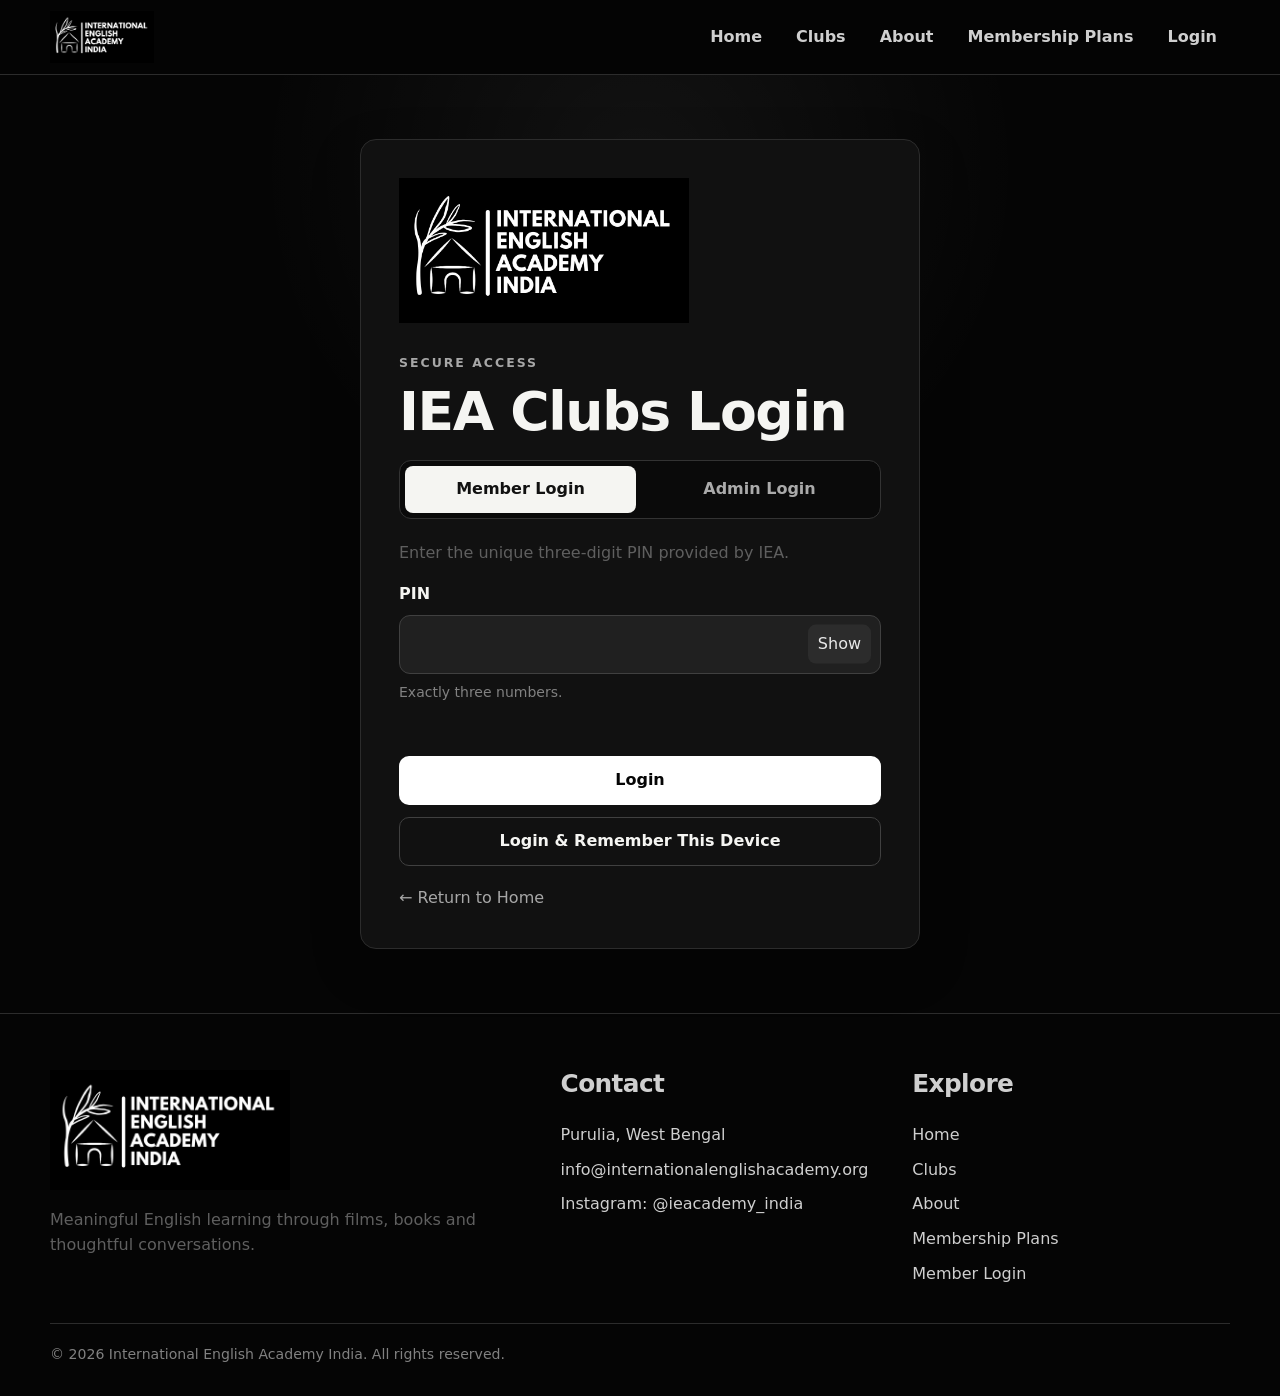
<file: login.html>
<!doctype html>
<html lang="en">
<head>
  <meta charset="utf-8">
  <meta name="viewport" content="width=device-width,initial-scale=1">
  <meta name="description" content="Member and administrator login for IEA Clubs.">
  <title>Login | IEA Clubs</title>
  <link rel="icon" href="assets/images/iea-logo.png">
  <link rel="stylesheet" href="assets/css/variables.css">
  <link rel="stylesheet" href="assets/css/global.css?v=guest-attendance-1">
  <link rel="stylesheet" href="assets/css/login.css?v=admin-1">
  <link rel="stylesheet" href="assets/css/responsive.css?v=admin-1">
</head>
<body class="login-body" data-page="login">
  <header id="siteHeader"></header>
  <main class="login-page">
    <section class="dark-card login-card login-card-wide" aria-labelledby="loginHeading">
      <img class="login-logo" src="assets/images/iea-logo.png" alt="International English Academy India">
      <p class="eyebrow">Secure access</p>
      <h1 id="loginHeading">IEA Clubs Login</h1>
      <div class="login-mode-tabs" role="tablist" aria-label="Choose login type">
        <button id="memberTab" class="login-mode-tab active" type="button" role="tab" aria-selected="true">Member Login</button>
        <button id="adminTab" class="login-mode-tab" type="button" role="tab" aria-selected="false">Admin Login</button>
      </div>

      <section id="memberLoginPanel" role="tabpanel">
        <p>Enter the unique three-digit PIN provided by IEA.</p>
        <form id="memberLoginForm" novalidate>
          <div class="form-field"><label class="form-label" for="pinInput">PIN</label><div class="pin-wrap"><input class="form-input" id="pinInput" name="pin" type="password" inputmode="numeric" pattern="[0-9]{3}" maxlength="3" autocomplete="one-time-code" required><button class="pin-toggle" id="pinToggle" type="button" aria-pressed="false">Show</button></div><span class="small muted">Exactly three numbers.</span></div>
          <p id="loginMessage" class="form-message" aria-live="polite"></p>
          <div class="login-actions"><button id="loginButton" class="button button-block" type="submit">Login</button><button id="rememberLoginButton" class="button button-secondary button-block" type="button">Login &amp; Remember This Device</button></div>
        </form>
      </section>

      <section id="adminLoginPanel" role="tabpanel" hidden>
        <p>Administrator access for managing members, attendance, clubs, plans, sessions and enquiries.</p>
        <form id="adminLoginForm" novalidate>
          <div class="form-field"><label class="form-label" for="adminEmail">Admin email</label><input class="form-input" id="adminEmail" type="email" autocomplete="username" required></div>
          <div class="form-field"><label class="form-label" for="adminPassword">Password</label><input class="form-input" id="adminPassword" type="password" autocomplete="current-password" required></div>
          <label class="remember-checkbox"><input id="adminRemember" type="checkbox"> Remember this admin login on this private device</label>
          <p id="adminLoginMessage" class="form-message" aria-live="polite"></p>
          <button id="adminLoginButton" class="button button-block" type="submit">Open Admin Panel</button>
        </form>
      </section>

      <a class="back-home" href="index.html">← Return to Home</a>
    </section>
  </main>
  <footer id="siteFooter"></footer>
  <script src="assets/js/config.js"></script>
  <script src="assets/js/utils.js"></script>
  <script src="assets/js/api.js"></script>
  <script src="assets/js/auth.js?v=ultra-fast-1"></script>
  <script src="assets/js/admin-auth.js?v=1"></script>
  <script src="assets/js/navigation.js?v=guest-attendance-1"></script>
  <script src="assets/js/public-data.js"></script>
  <script src="assets/js/login.js?v=admin-1"></script>
  <script src="assets/js/admin-login.js?v=1"></script>
</body>
</html>
</file>
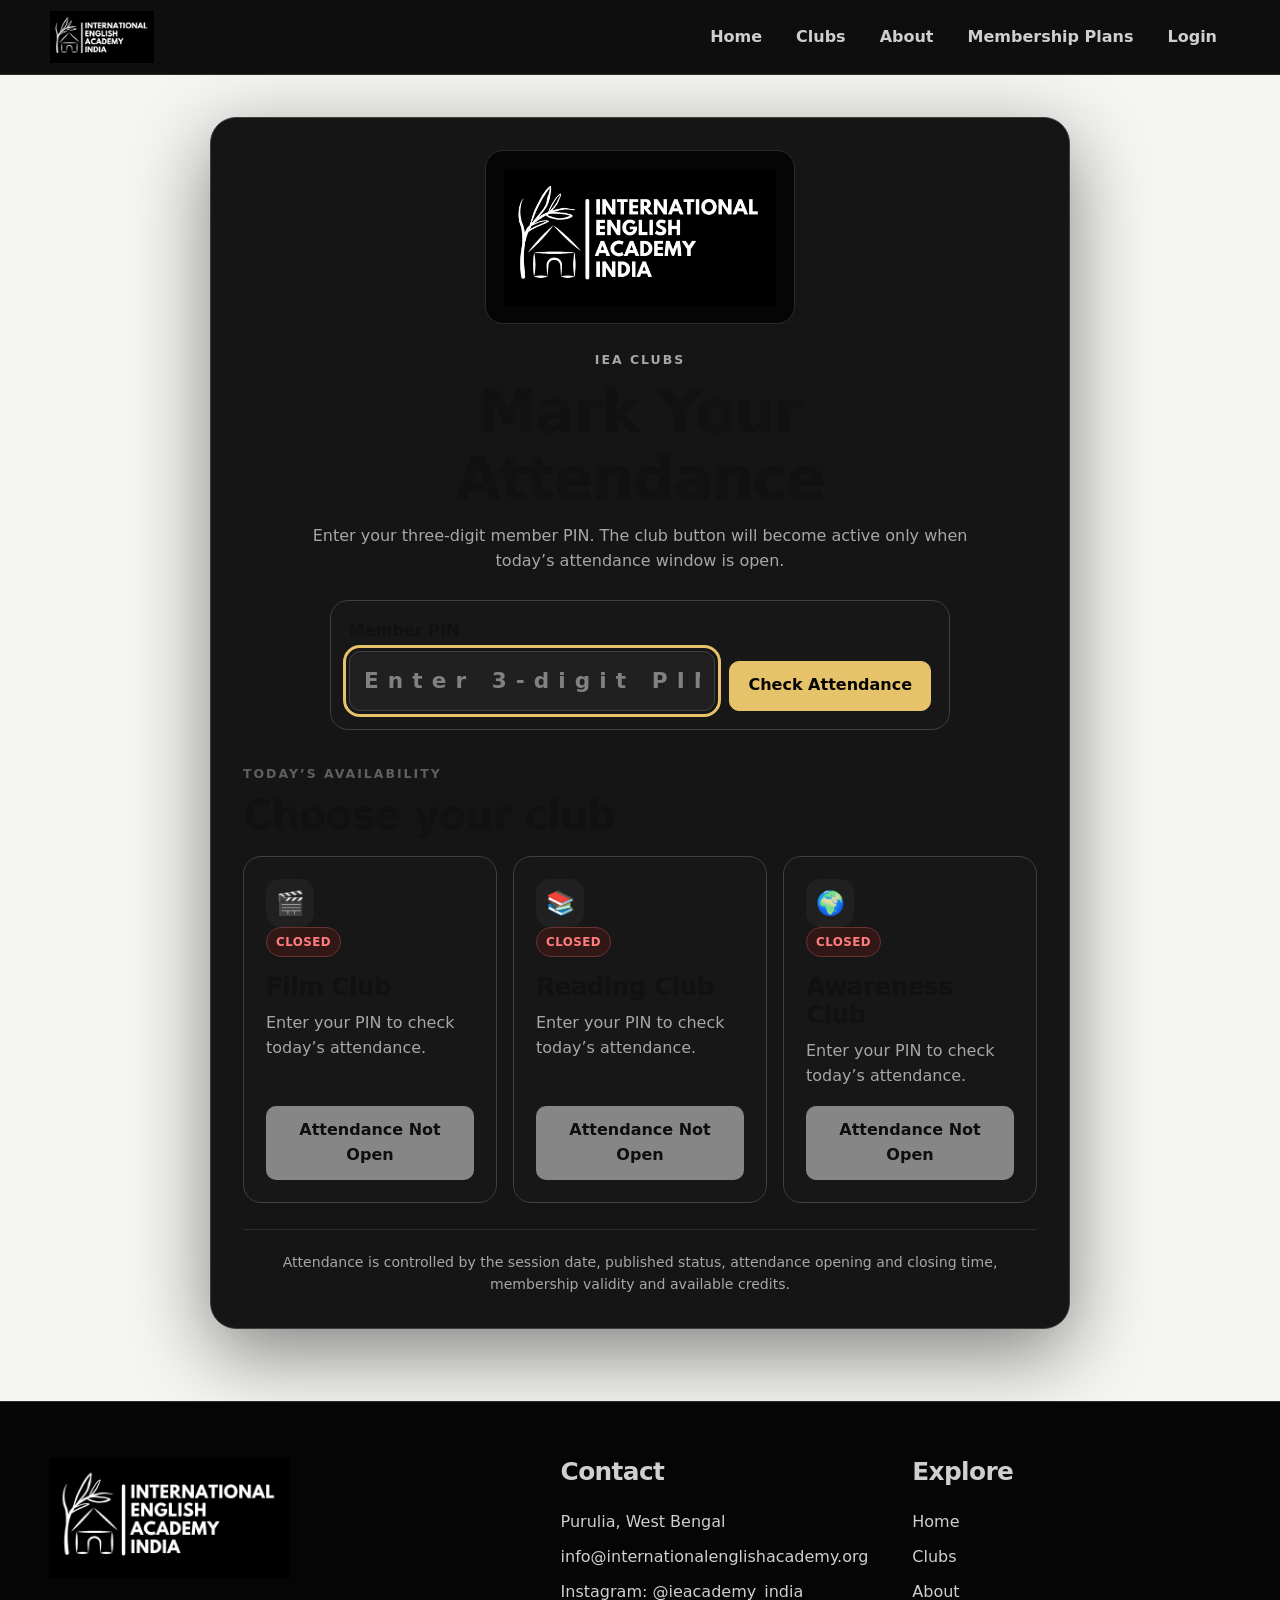
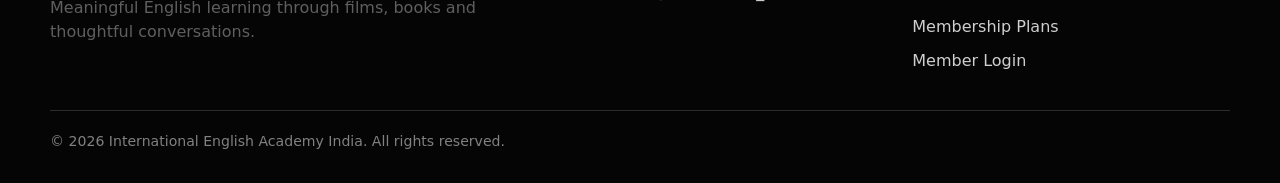
<file: mark-attendance.html>
<!doctype html>
<html lang="en">
<head>
  <meta charset="utf-8">
  <meta name="viewport" content="width=device-width, initial-scale=1">
  <meta name="robots" content="noindex,nofollow">
  <meta name="description" content="Quick attendance marking for International English Academy India club members.">
  <title>Mark Attendance | IEA Clubs</title>
  <link rel="icon" href="assets/images/iea-logo.png">
  <link rel="stylesheet" href="assets/css/variables.css?v=quick-attendance-1">
  <link rel="stylesheet" href="assets/css/global.css?v=guest-attendance-1">
  <link rel="stylesheet" href="assets/css/public.css?v=quick-attendance-1">
  <link rel="stylesheet" href="assets/css/responsive.css?v=quick-attendance-1">
  <link rel="stylesheet" href="assets/css/quick-attendance.css?v=quick-attendance-1">
</head>
<body class="public-page quick-attendance-body" data-page="quick-attendance">
  <a class="skip-link" href="#quickAttendanceMain">Skip to attendance</a>
  <header id="siteHeader"></header>

  <main id="quickAttendanceMain" class="quick-attendance-main">
    <section class="quick-attendance-shell" aria-labelledby="quickAttendanceTitle">
      <div class="quick-attendance-brand">
        <img src="assets/images/iea-logo.png" alt="International English Academy India">
      </div>

      <div class="quick-attendance-heading">
        <p class="eyebrow">IEA Clubs</p>
        <h1 id="quickAttendanceTitle">Mark Your Attendance</h1>
        <p>Enter your three-digit member PIN. The club button will become active only when today’s attendance window is open.</p>
      </div>

      <form id="quickAttendancePinForm" class="quick-pin-form" novalidate>
        <label class="form-field" for="quickAttendancePin">
          <span class="form-label">Member PIN</span>
          <input
            id="quickAttendancePin"
            class="form-input quick-pin-input"
            name="pin"
            type="password"
            inputmode="numeric"
            pattern="[0-9]{3}"
            maxlength="3"
            autocomplete="one-time-code"
            placeholder="Enter 3-digit PIN"
            required>
        </label>
        <button id="quickAttendanceCheckButton" class="button quick-check-button" type="submit">Check Attendance</button>
      </form>

      <div id="quickAttendanceMessage" class="quick-attendance-message" aria-live="polite"></div>

      <section aria-labelledby="quickClubsTitle">
        <div class="quick-section-head">
          <div>
            <p class="eyebrow">Today’s availability</p>
            <h2 id="quickClubsTitle">Choose your club</h2>
          </div>
          <button id="quickAttendanceReset" class="button button-secondary hidden" type="button">Use Another PIN</button>
        </div>
        <div id="quickAttendanceClubGrid" class="quick-club-grid">
          <article class="quick-club-card" data-club-placeholder>
            <span class="quick-club-icon" aria-hidden="true">🎬</span>
            <h3>Film Club</h3>
            <p>Enter your PIN to check today’s attendance.</p>
            <button class="button button-block" type="button" disabled>Check with PIN</button>
          </article>
          <article class="quick-club-card" data-club-placeholder>
            <span class="quick-club-icon" aria-hidden="true">📚</span>
            <h3>Reading Club</h3>
            <p>Enter your PIN to check today’s attendance.</p>
            <button class="button button-block" type="button" disabled>Check with PIN</button>
          </article>
          <article class="quick-club-card" data-club-placeholder>
            <span class="quick-club-icon" aria-hidden="true">🌍</span>
            <h3>Awareness Club</h3>
            <p>Enter your PIN to check today’s attendance.</p>
            <button class="button button-block" type="button" disabled>Check with PIN</button>
          </article>
        </div>
      </section>

      <p class="quick-attendance-note">Attendance is controlled by the session date, published status, attendance opening and closing time, membership validity and available credits.</p>
    </section>
  </main>

  <footer id="siteFooter"></footer>
  <div id="toastContainer" class="toast-container" aria-live="polite"></div>

  <script src="assets/js/config.js?v=quick-attendance-1"></script>
  <script src="assets/js/utils.js?v=quick-attendance-1"></script>
  <script src="assets/js/api.js?v=quick-attendance-1"></script>
  <script src="assets/js/auth.js?v=quick-attendance-1"></script>
  <script src="assets/js/navigation.js?v=guest-attendance-1"></script>
  <script src="assets/js/quick-attendance.js?v=quick-attendance-1"></script>
</body>
</html>
</file>
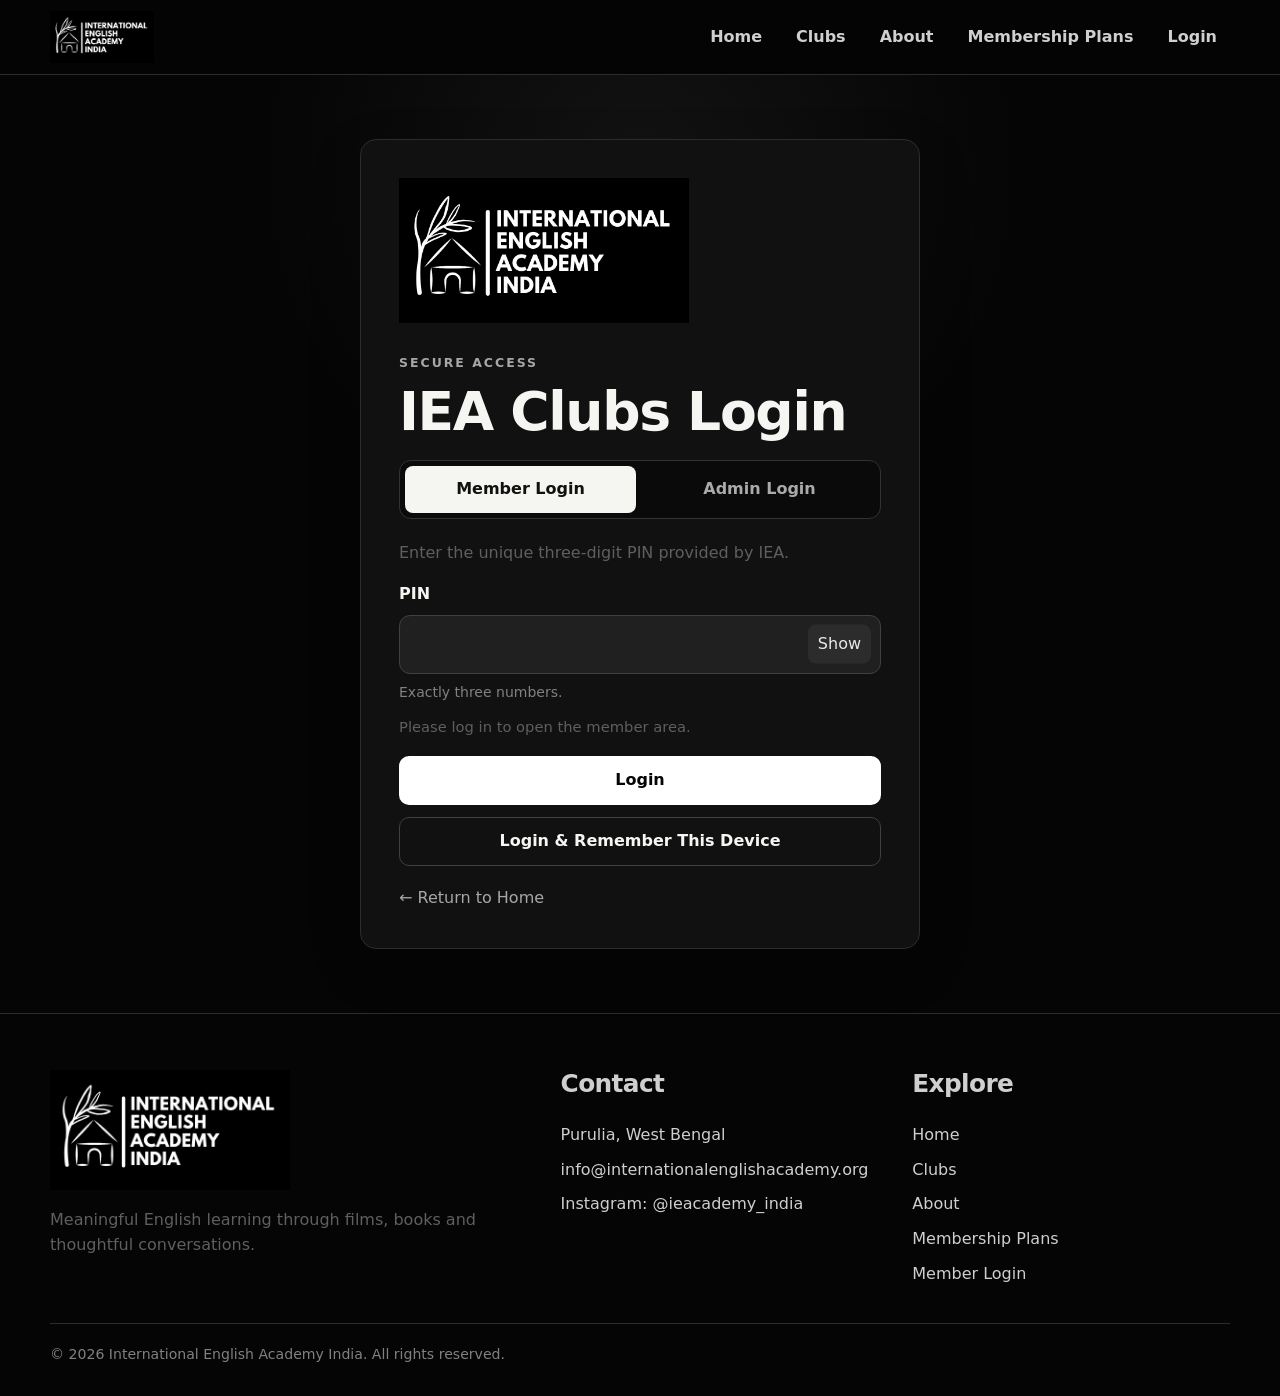
<file: member-attendance.html>
<!doctype html>
<html lang="en">
<head>
  <meta charset="utf-8">
  <meta name="viewport" content="width=device-width, initial-scale=1">
  <meta name="robots" content="noindex,nofollow">
  <title>Attendance | IEA Clubs</title>
  <link rel="icon" href="assets/images/iea-logo.png">
  <link rel="stylesheet" href="assets/css/variables.css?v=recovery-20260729">
  <link rel="stylesheet" href="assets/css/global.css?v=guest-attendance-1">
  <link rel="stylesheet" href="assets/css/dashboard.css?v=recovery-20260729">
  <link rel="stylesheet" href="assets/css/responsive.css?v=recovery-20260729">
</head>
<body class="dashboard-body" data-page="member-attendance">
  <a class="skip-link" href="#attendanceContent">Skip to attendance</a>
  <div class="dashboard-shell">
    <aside id="dashboardSidebar" aria-label="Member navigation"></aside>
    <div class="dashboard-main">
      <header class="dashboard-topbar">
        <button id="dashboardMenuButton" class="dashboard-menu-button" type="button" aria-label="Open member menu" aria-expanded="false">☰</button>
        <div><h1>Member Dashboard</h1><p>Attendance and attendance history</p></div>
        <button id="topbarLogout" class="button button-secondary topbar-logout" type="button">Logout</button>
      </header>
      <main id="attendanceContent" class="dashboard-content">
        <div class="dashboard-heading">
          <p class="eyebrow">Member attendance</p>
          <h2>Mark Your Attendance</h2>
          <p>All three club buttons remain visible. The backend decides which button is eligible using India time, the session schedule, membership validity and credit balance.</p>
        </div>
        <div id="attendanceSuccess" aria-live="polite"></div>
        <section aria-labelledby="attendanceActionsHeading">
          <h3 id="attendanceActionsHeading" class="sr-only">Attendance actions</h3>
          <div id="attendanceActionGrid" class="attendance-action-grid"><div class="loading-state"><p>Checking attendance availability…</p></div></div>
        </section>

        <section class="dark-card dashboard-section" aria-labelledby="attendanceStatisticsHeading">
          <div class="dashboard-section-head"><h3 id="attendanceStatisticsHeading">Attendance Statistics</h3></div>
          <div class="summary-grid">
            <article class="dark-card summary-card"><div class="summary-label">Total Attendance</div><div id="statTotal" class="summary-value">—</div></article>
            <article class="dark-card summary-card"><div class="summary-label">Film Club</div><div id="statFilm" class="summary-value">—</div></article>
            <article class="dark-card summary-card"><div class="summary-label">Reading Club</div><div id="statReading" class="summary-value">—</div></article>
            <article class="dark-card summary-card"><div class="summary-label">Awareness Club</div><div id="statAwareness" class="summary-value">—</div></article>
          </div>
          <div class="membership-detail-grid">
            <dl class="dark-card membership-detail"><dt>Most attended club</dt><dd id="statMost">—</dd></dl>
            <dl class="dark-card membership-detail"><dt>First attendance date</dt><dd id="statFirst">—</dd></dl>
            <dl class="dark-card membership-detail"><dt>Most recent attendance date</dt><dd id="statRecent">—</dd></dl>
          </div>
        </section>

        <section class="dark-card dashboard-section" aria-labelledby="attendanceHistoryHeading">
          <div class="dashboard-section-head"><h3 id="attendanceHistoryHeading">Attendance History</h3></div>
          <div id="attendanceEmpty" class="empty-state hidden"><p>You have not attended any sessions yet.</p></div>
          <div class="data-table-wrap">
            <table class="data-table">
              <thead><tr><th>Date</th><th>Club</th><th>Session</th><th>Title</th><th>Credit</th><th>Status</th><th>Time Marked</th></tr></thead>
              <tbody id="attendanceTableBody"></tbody>
            </table>
          </div>
          <div id="attendanceMobileList" class="mobile-record-list"></div>
        </section>
      </main>
    </div>
  </div>
  <div id="toastContainer" class="toast-container" aria-live="polite"></div>
  <script src="assets/js/config.js?v=recovery-20260729"></script>
  <script src="assets/js/utils.js?v=recovery-20260729"></script>
  <script src="assets/js/api.js?v=recovery-20260729"></script>
  <script src="assets/js/auth.js?v=ultra-fast-1"></script>
  <script src="assets/js/navigation.js?v=guest-attendance-1"></script>
  <script src="assets/js/member-data.js?v=ultra-fast-1"></script>
  <script src="assets/js/attendance.js?v=ultra-fast-1"></script>
</body>
</html>
</file>
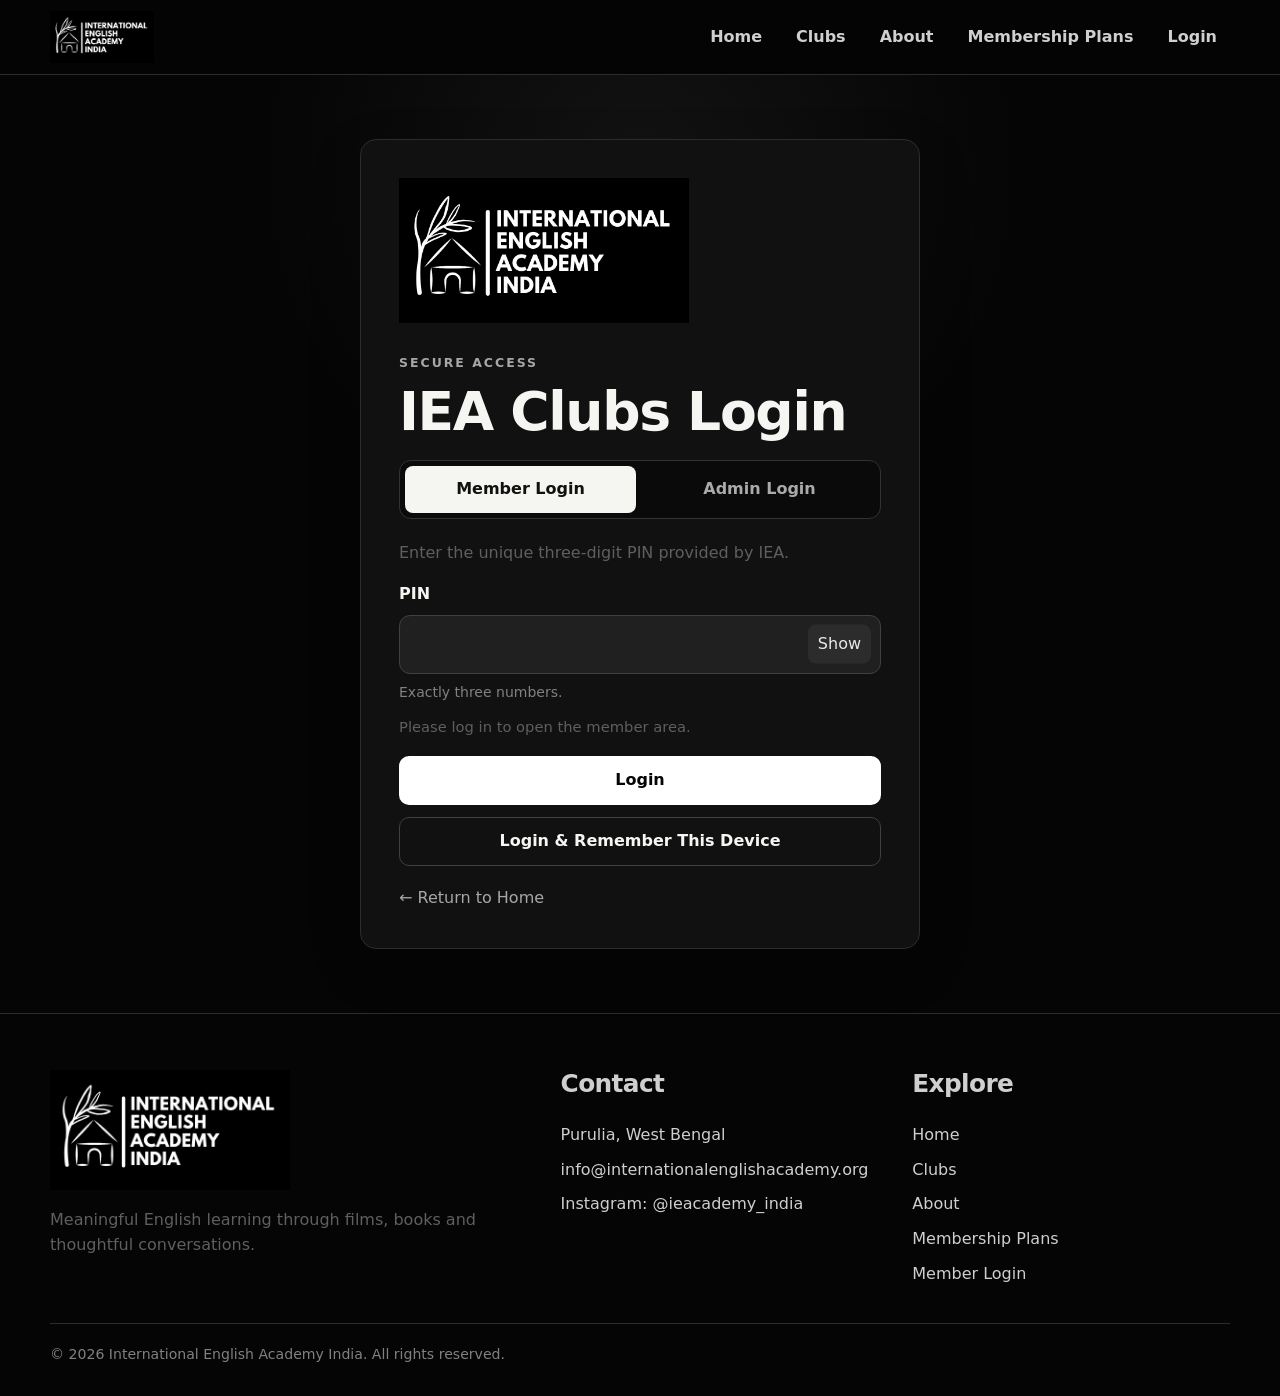
<file: member-dashboard.html>
<!doctype html>
<html lang="en">
<head>
  <meta charset="utf-8">
  <meta name="viewport" content="width=device-width, initial-scale=1">
  <meta name="robots" content="noindex,nofollow">
  <title>Member Dashboard | IEA Clubs</title>
  <link rel="icon" href="assets/images/iea-logo.png">
  <link rel="stylesheet" href="assets/css/variables.css?v=fast-login-20260729">
  <link rel="stylesheet" href="assets/css/global.css?v=guest-attendance-1">
  <link rel="stylesheet" href="assets/css/dashboard.css?v=fast-login-20260729">
  <link rel="stylesheet" href="assets/css/responsive.css?v=fast-login-20260729">
</head>
<body class="dashboard-body" data-page="member-dashboard">
  <a class="skip-link" href="#dashboardContent">Skip to dashboard</a>
  <div class="dashboard-shell">
    <aside id="dashboardSidebar" aria-label="Member navigation"></aside>
    <div class="dashboard-main">
      <header class="dashboard-topbar">
        <button id="dashboardMenuButton" class="dashboard-menu-button" type="button" aria-label="Open member menu" aria-expanded="false">☰</button>
        <div>
          <h1>Member Dashboard</h1>
          <p>IEA Clubs Membership and Attendance System</p>
        </div>
        <button id="topbarLogout" class="button button-secondary topbar-logout" type="button">Logout</button>
      </header>
      <main id="dashboardContent" class="dashboard-content">
        <div id="dashboardLoading" class="loading-state"><p>Loading your dashboard…</p></div>
        <div id="dashboardError"></div>
        <div id="dashboardContentInner" class="hidden">
          <div class="dashboard-heading">
            <p class="eyebrow">Member overview</p>
            <h2>Your IEA Clubs Dashboard</h2>
            <p>Your membership, credits, attendance and upcoming sessions in one place.</p>
          </div>

          <div id="dashboardWarnings" class="info-stack" aria-live="polite"></div>

          <section class="dark-card profile-strip" aria-labelledby="memberName">
            <div id="memberAvatar" class="initials-avatar" aria-hidden="true">IEA</div>
            <div>
              <h3 id="memberName">Member</h3>
              <div id="memberMeta" class="profile-meta"></div>
              <div id="memberStatus" class="profile-status"></div>
            </div>
          </section>

          <section class="summary-grid" aria-label="Member summary">
            <article class="dark-card summary-card"><div class="summary-label">Remaining Credits</div><div id="remainingCredits" class="summary-value">—</div><div class="summary-note">Available across IEA Clubs</div></article>
            <article class="dark-card summary-card"><div class="summary-label">Sessions Attended</div><div id="sessionsAttended" class="summary-value">—</div><div class="summary-note">Across IEA Clubs</div></article>
            <article class="dark-card summary-card"><div class="summary-label">Plan Validity</div><div id="planValidity" class="summary-value">—</div><div id="planValidityNote" class="summary-note"></div></article>
            <article class="dark-card summary-card"><div class="summary-label">Next Club Session</div><div id="nextSessionTitle" class="summary-value">—</div><div id="nextSessionDate" class="summary-note"></div></article>
          </section>

          <section class="dashboard-grid">
            <article class="dark-card dashboard-panel"><h3>Membership</h3><div id="membershipSummary" class="info-stack"></div></article>
            <article class="dark-card dashboard-panel"><h3>Attendance Snapshot</h3><div id="attendanceSnapshot" class="info-stack"></div></article>
            <article class="dark-card dashboard-panel"><h3>Quick Actions</h3><div class="quick-actions"><a class="button" href="member-attendance.html">Mark My Attendance</a><a class="button button-secondary" href="member-membership.html">Renew Membership</a></div></article>
          </section>

          <section class="dark-card dashboard-section" aria-labelledby="upcomingMemberHeading">
            <div class="dashboard-section-head"><h3 id="upcomingMemberHeading">Upcoming Sessions</h3><a class="button button-secondary" href="member-attendance.html">Attendance</a></div>
            <div id="dashboardUpcomingSessions" class="dashboard-session-list"></div>
          </section>
        </div>
      </main>
    </div>
  </div>
  <div id="toastContainer" class="toast-container" aria-live="polite"></div>
  <script src="assets/js/config.js?v=fast-login-20260729"></script>
  <script src="assets/js/utils.js?v=fast-login-20260729"></script>
  <script src="assets/js/api.js?v=fast-login-20260729"></script>
  <script src="assets/js/auth.js?v=ultra-fast-1"></script>
  <script src="assets/js/navigation.js?v=guest-attendance-1"></script>
  <script src="assets/js/member-data.js?v=ultra-fast-1"></script>
  <script src="assets/js/dashboard.js?v=ultra-fast-1"></script>
</body>
</html>
</file>
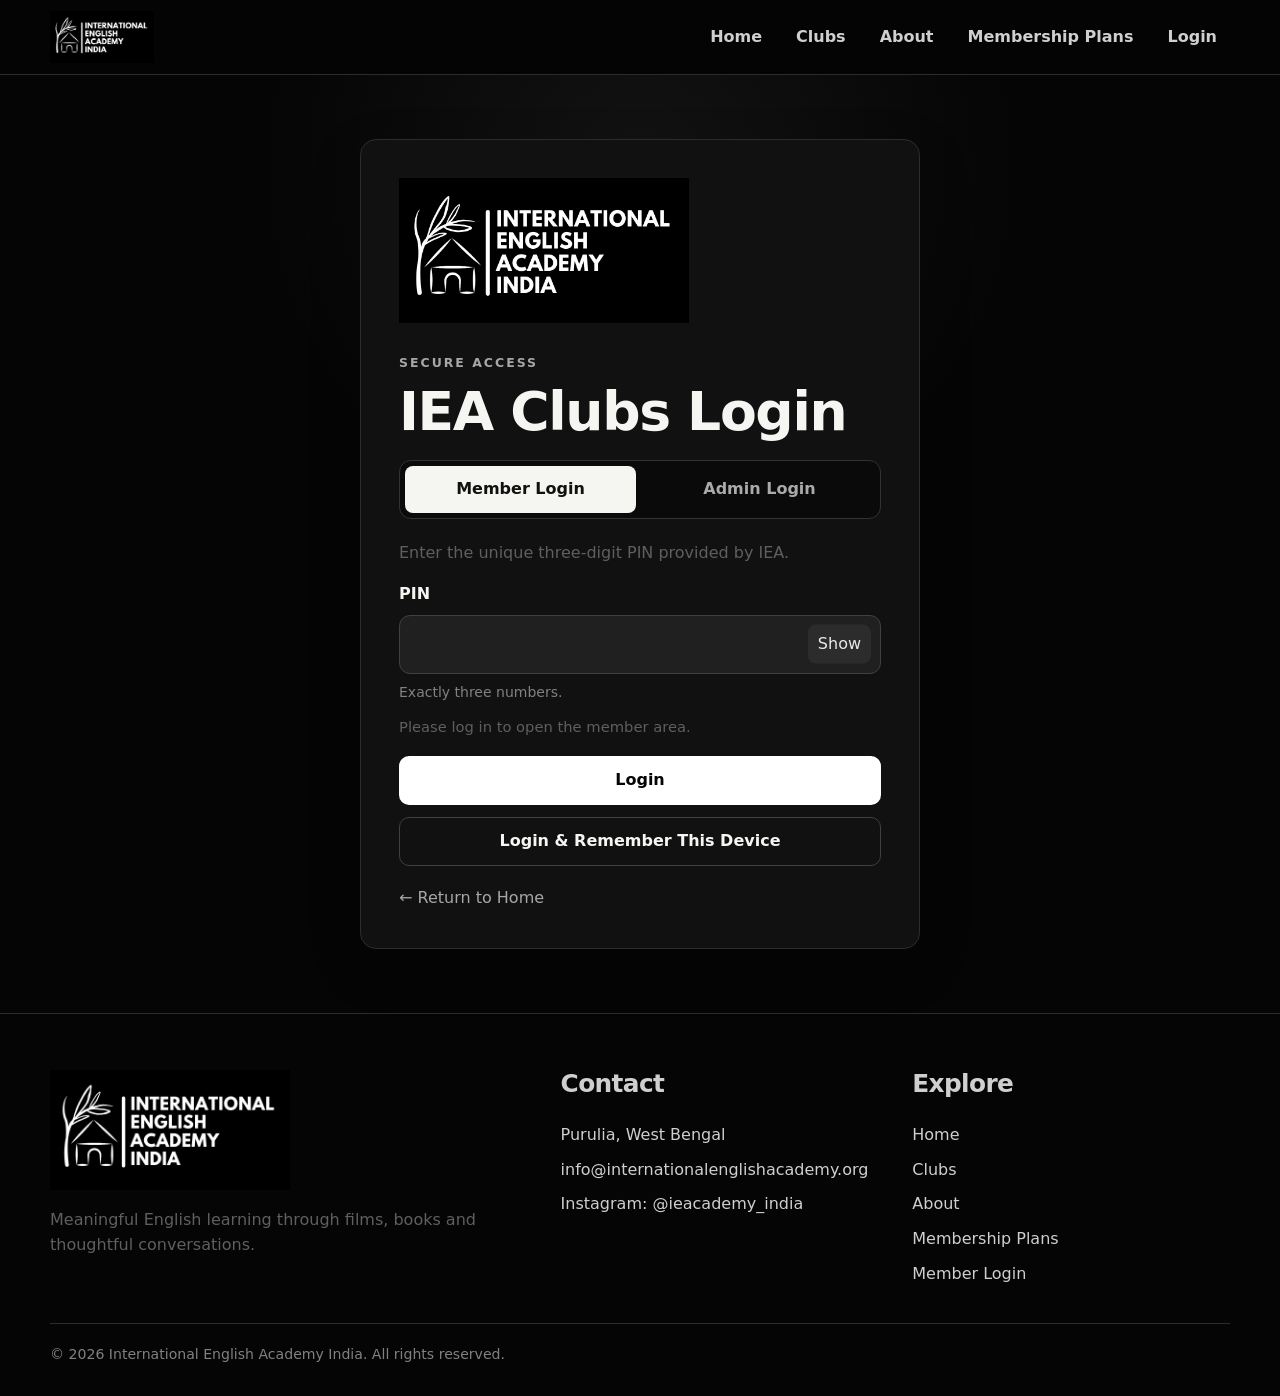
<file: member-membership.html>
<!doctype html>
<html lang="en">
<head>
  <meta charset="utf-8">
  <meta name="viewport" content="width=device-width, initial-scale=1">
  <meta name="robots" content="noindex,nofollow">
  <title>Membership | IEA Clubs</title>
  <link rel="icon" href="assets/images/iea-logo.png">
  <link rel="stylesheet" href="assets/css/variables.css?v=recovery-20260729">
  <link rel="stylesheet" href="assets/css/global.css?v=guest-attendance-1">
  <link rel="stylesheet" href="assets/css/dashboard.css?v=recovery-20260729">
  <link rel="stylesheet" href="assets/css/responsive.css?v=recovery-20260729">
</head>
<body class="dashboard-body" data-page="member-membership">
  <a class="skip-link" href="#membershipContent">Skip to membership</a>

  <div class="dashboard-shell">
    <aside id="dashboardSidebar" aria-label="Member navigation"></aside>

    <div class="dashboard-main">
      <header class="dashboard-topbar">
        <button
          id="dashboardMenuButton"
          class="dashboard-menu-button"
          type="button"
          aria-label="Open member menu"
          aria-expanded="false"
        >☰</button>

        <div>
          <h1>Member Dashboard</h1>
          <p>Membership and credit details</p>
        </div>

        <button
          id="topbarLogout"
          class="button button-secondary topbar-logout"
          type="button"
        >Logout</button>
      </header>

      <main id="membershipContent" class="dashboard-content">
        <div id="membershipLoading" class="loading-state">
          <p>Loading your membership…</p>
        </div>

        <div id="membershipError"></div>

        <div id="membershipPageContent" class="hidden">
          <div class="dashboard-heading">
            <p class="eyebrow">Membership</p>
            <h2>Your Plan and Credits</h2>
            <p>Review validity, credit usage and the membership plans currently available.</p>
          </div>

          <div id="membershipWarnings" class="info-stack" aria-live="polite"></div>

          <section class="dark-card membership-hero-card" aria-labelledby="membershipPlanName">
            <div>
              <p class="eyebrow">Current membership</p>
              <h2 id="membershipPlanName">—</h2>
              <p id="membershipPlanDates">—</p>
              <div id="membershipStatusBadge"></div>

              <div class="credit-meter">
                <div class="credit-meter-track" aria-hidden="true">
                  <div id="creditMeterFill" class="credit-meter-fill"></div>
                </div>
                <p id="creditMeterText" class="small muted">—</p>
              </div>
            </div>

            <a
              id="renewalContactButton"
              class="button"
              href="#availablePlansHeading"
            >Choose a Plan to Renew</a>
          </section>

          <section class="membership-detail-grid" aria-label="Membership details">
            <dl class="dark-card membership-detail">
              <dt>Start date</dt>
              <dd id="detailStart">—</dd>
            </dl>
            <dl class="dark-card membership-detail">
              <dt>Expiry date</dt>
              <dd id="detailExpiry">—</dd>
            </dl>
            <dl class="dark-card membership-detail">
              <dt>Days remaining</dt>
              <dd id="detailDays">—</dd>
            </dl>
            <dl class="dark-card membership-detail">
              <dt>Credits purchased</dt>
              <dd id="detailPurchased">—</dd>
            </dl>
            <dl class="dark-card membership-detail">
              <dt>Credits used</dt>
              <dd id="detailUsed">—</dd>
            </dl>
            <dl class="dark-card membership-detail">
              <dt>Credits remaining</dt>
              <dd id="detailRemaining">—</dd>
            </dl>
            <dl class="dark-card membership-detail">
              <dt>Membership status</dt>
              <dd id="detailStatus">—</dd>
            </dl>
          </section>

          <section class="dark-card dashboard-section" aria-labelledby="availablePlansHeading">
            <div class="dashboard-section-head">
              <div>
                <h3 id="availablePlansHeading">Available Membership Plans</h3>
                <p class="muted small">
                  Select a plan, scan the UPI QR code and send the payment screenshot through WhatsApp.
                </p>
              </div>
            </div>
            <div id="availablePlanGrid" class="available-plan-grid"></div>
          </section>
        </div>
      </main>
    </div>
  </div>

  <div id="toastContainer" class="toast-container" aria-live="polite"></div>

  <script src="assets/js/config.js?v=recovery-20260729"></script>
  <script src="assets/js/utils.js?v=recovery-20260729"></script>
  <script src="assets/js/api.js?v=recovery-20260729"></script>
  <script src="assets/js/auth.js?v=ultra-fast-1"></script>
  <script src="assets/js/navigation.js?v=guest-attendance-1"></script>
  <script src="assets/js/member-data.js?v=ultra-fast-1"></script>
  <script src="assets/js/payment.js?v=recovery-20260729"></script>
  <script src="assets/js/membership.js?v=ultra-fast-1"></script>
</body>
</html>
</file>
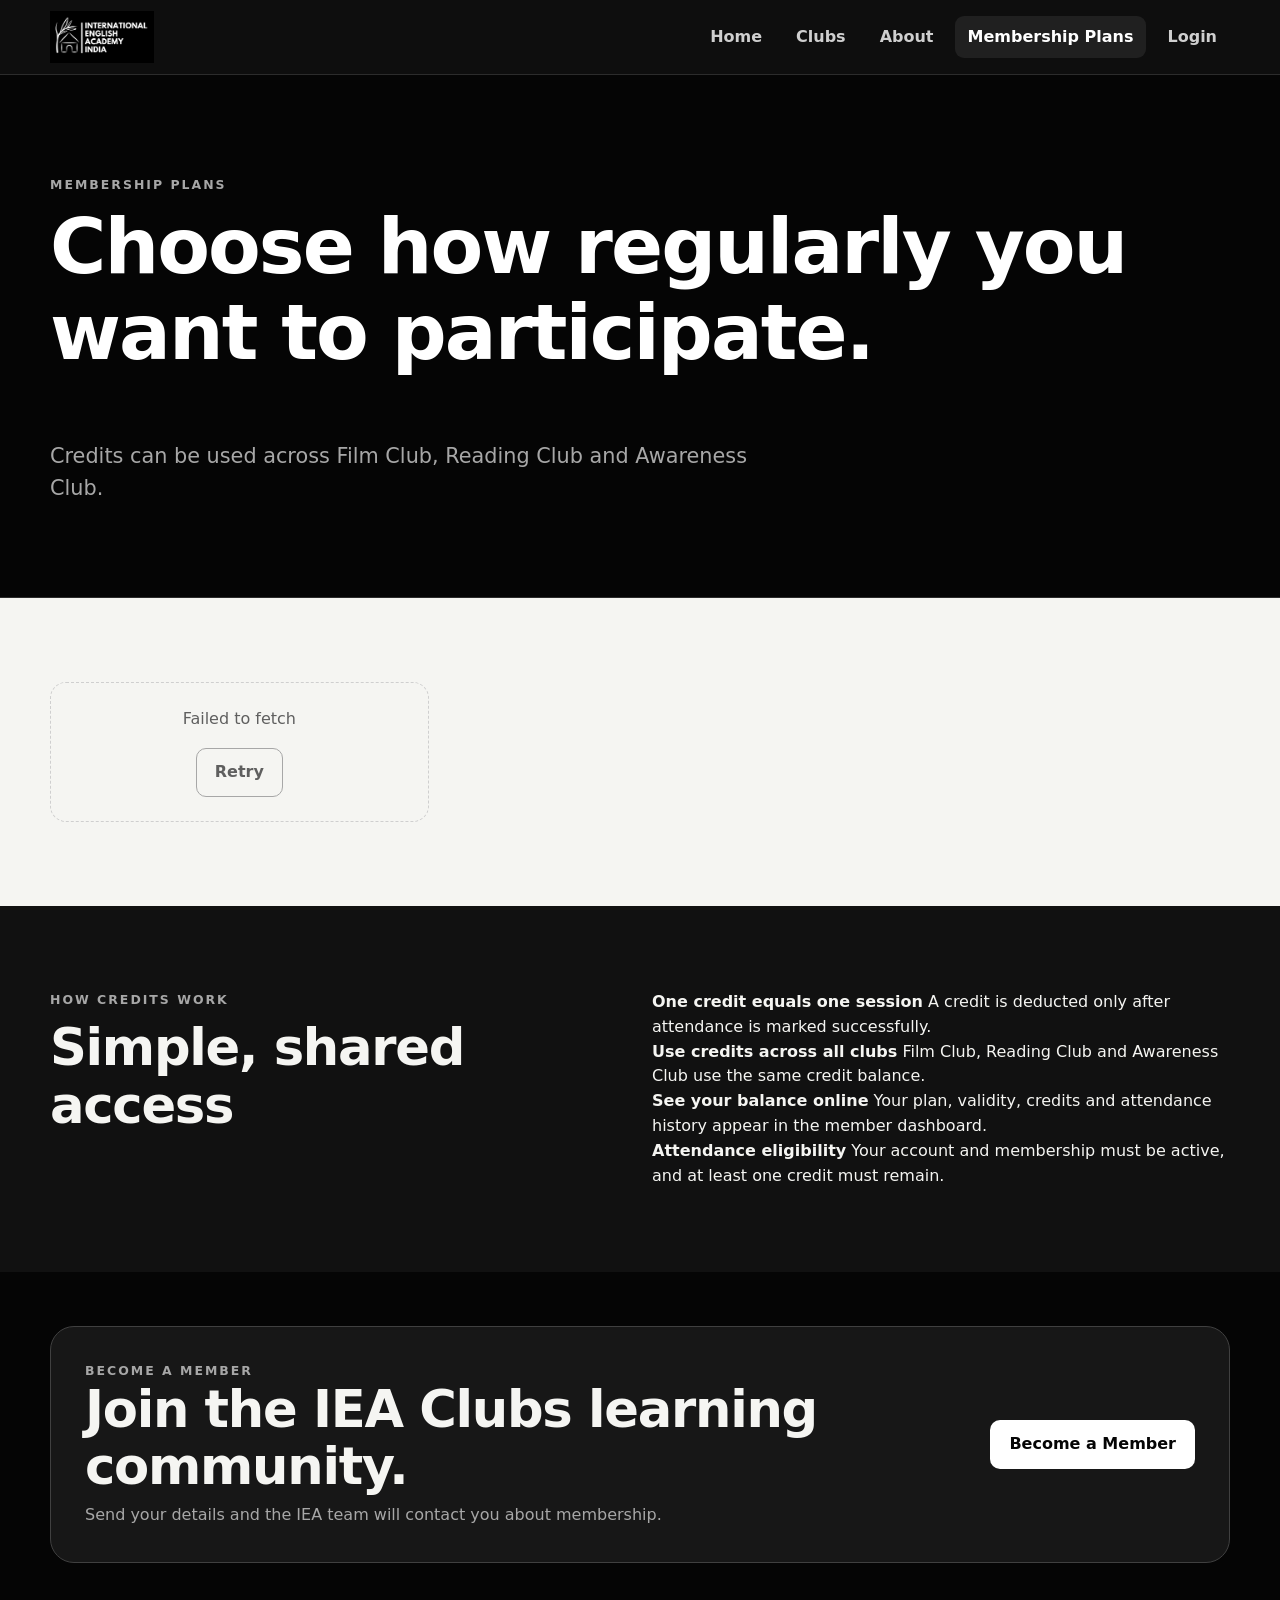
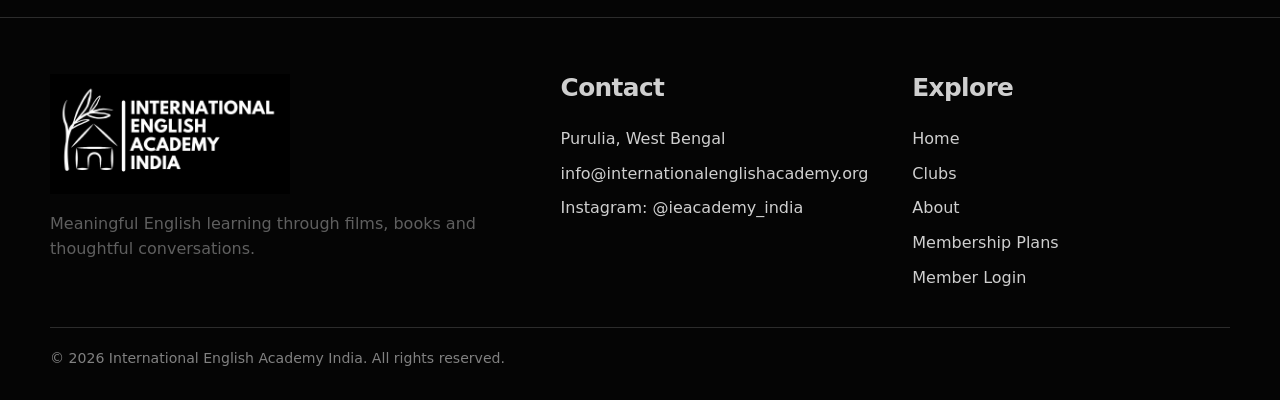
<file: membership.html>
<!doctype html>
<html lang="en">
<head>
  <meta charset="utf-8">
  <meta name="viewport" content="width=device-width, initial-scale=1">
  <meta
    name="description"
    content="IEA Clubs membership plans for Film Club, Reading Club and Awareness Club."
  >
  <title>Membership Plans | IEA Clubs</title>
  <link rel="icon" href="assets/images/iea-logo.png">
  <link rel="stylesheet" href="assets/css/variables.css">
  <link rel="stylesheet" href="assets/css/global.css?v=guest-attendance-1">
  <link rel="stylesheet" href="assets/css/public.css">
  <link rel="stylesheet" href="assets/css/responsive.css?v=payment-mobile-3">
</head>
<body class="public-page" data-page="membership">
  <a class="skip-link" href="#mainContent">Skip to content</a>
  <header id="siteHeader"></header>

  <main id="mainContent">
    <section class="page-hero">
      <div class="container">
        <p class="eyebrow">Membership Plans</p>
        <h1>Choose how regularly you want to participate.</h1>
        <p class="lead">
          Credits can be used across Film Club, Reading Club and Awareness Club.
        </p>
      </div>
    </section>

    <section class="section">
      <div class="container">
        <div id="membershipPlanGrid" class="plan-grid">
          <div class="loading-state">
            <p>Loading membership plans…</p>
          </div>
        </div>
      </div>
    </section>

    <section class="section section-dark" aria-labelledby="membershipRulesHeading">
      <div class="container two-col">
        <div>
          <p class="eyebrow">How credits work</p>
          <h2 id="membershipRulesHeading">Simple, shared access</h2>
        </div>

        <div class="info-stack">
          <div class="info-box">
            <strong>One credit equals one session</strong>
            <span>A credit is deducted only after attendance is marked successfully.</span>
          </div>

          <div class="info-box">
            <strong>Use credits across all clubs</strong>
            <span>Film Club, Reading Club and Awareness Club use the same credit balance.</span>
          </div>

          <div class="info-box">
            <strong>See your balance online</strong>
            <span>Your plan, validity, credits and attendance history appear in the member dashboard.</span>
          </div>

          <div class="info-box">
            <strong>Attendance eligibility</strong>
            <span>Your account and membership must be active, and at least one credit must remain.</span>
          </div>
        </div>
      </div>
    </section>

    <section class="section-sm section-black">
      <div class="container">
        <div class="cta-band">
          <div>
            <p class="eyebrow">Become a member</p>
            <h2>Join the IEA Clubs learning community.</h2>
            <p>
              Send your details and the IEA team will contact you about membership.
            </p>
          </div>

          <a class="button" href="become-a-member.html">
            Become a Member
          </a>
        </div>
      </div>
    </section>
  </main>

  <footer id="siteFooter"></footer>
  <div id="toastContainer" class="toast-container" aria-live="polite"></div>

  <script src="assets/js/config.js"></script>
  <script src="assets/js/utils.js"></script>
  <script src="assets/js/api.js"></script>
  <script src="assets/js/auth.js?v=data-fix-20260729-2"></script>
  <script src="assets/js/navigation.js?v=guest-attendance-1"></script>
  <script src="assets/js/public-data.js"></script>
</body>
</html>
</file>
<file: assets/css/variables.css>
:root {
  --black: #050505;
  --black-soft: #0a0a0a;
  --charcoal: #111111;
  --charcoal-2: #171717;
  --grey-900: #202020;
  --grey-800: #2c2c2c;
  --grey-700: #404040;
  --grey-600: #5f5f5f;
  --grey-500: #818181;
  --grey-400: #a7a7a7;
  --grey-300: #cfcfcf;
  --grey-200: #e8e8e8;
  --grey-100: #f5f5f2;
  --white: #ffffff;
  --success: #86d993;
  --success-bg: #122a18;
  --danger: #ff7d7d;
  --danger-bg: #321717;
  --warning: #e6c36a;
  --warning-bg: #302812;
  --info: #b9c6d8;
  --radius-sm: 10px;
  --radius-md: 16px;
  --radius-lg: 24px;
  --shadow-soft: 0 18px 50px rgba(0, 0, 0, 0.24);
  --content-width: 1180px;
  --sidebar-width: 250px;
  --header-height: 74px;
  --transition: 180ms ease;
  --font-sans: Inter, ui-sans-serif, system-ui, -apple-system, BlinkMacSystemFont, "Segoe UI", sans-serif;
}
</file>
<file: assets/css/global.css>
*, *::before, *::after { box-sizing: border-box; }
html { scroll-behavior: smooth; }
body {
  margin: 0;
  min-height: 100vh;
  background: var(--black-soft);
  color: var(--grey-100);
  font-family: var(--font-sans);
  line-height: 1.55;
  text-rendering: optimizeLegibility;
}
body.public-page { background: var(--grey-100); color: var(--charcoal); }
img { max-width: 100%; display: block; }
a { color: inherit; text-decoration: none; }
button, input, select, textarea { font: inherit; }
button { cursor: pointer; }
button:disabled { cursor: not-allowed; }
:focus-visible { outline: 3px solid var(--warning); outline-offset: 3px; }

.skip-link {
  position: fixed;
  left: 12px;
  top: -60px;
  z-index: 2000;
  background: var(--white);
  color: var(--black);
  padding: 10px 14px;
  border-radius: 8px;
}
.skip-link:focus { top: 12px; }

.container { width: min(calc(100% - 40px), var(--content-width)); margin: 0 auto; }
.section { padding: 84px 0; }
.section-sm { padding: 54px 0; }
.section-dark { background: var(--charcoal); color: var(--grey-100); }
.section-black { background: var(--black); color: var(--grey-100); }
.section-head { max-width: 760px; margin-bottom: 34px; }
.eyebrow {
  margin: 0 0 10px;
  color: var(--grey-600);
  font-size: 0.78rem;
  font-weight: 800;
  letter-spacing: 0.16em;
  text-transform: uppercase;
}
.section-dark .eyebrow, .section-black .eyebrow { color: var(--grey-400); }
h1, h2, h3, h4, p { margin-top: 0; }
h1, h2, h3, h4 { line-height: 1.12; letter-spacing: -0.025em; }
h1 { font-size: clamp(2.5rem, 6vw, 5.3rem); }
h2 { font-size: clamp(2rem, 4vw, 3.4rem); }
h3 { font-size: clamp(1.2rem, 2vw, 1.55rem); }
p { color: var(--grey-600); }
.section-dark p, .section-black p { color: var(--grey-400); }
.lead { font-size: clamp(1.05rem, 2vw, 1.3rem); max-width: 720px; }
.muted { color: var(--grey-500); }
.small { font-size: 0.875rem; }
.sr-only {
  position: absolute !important;
  width: 1px !important;
  height: 1px !important;
  padding: 0 !important;
  margin: -1px !important;
  overflow: hidden !important;
  clip: rect(0, 0, 0, 0) !important;
  white-space: nowrap !important;
  border: 0 !important;
}
.hidden { display: none !important; }

.button {
  min-height: 46px;
  display: inline-flex;
  align-items: center;
  justify-content: center;
  gap: 8px;
  border: 1px solid transparent;
  border-radius: var(--radius-sm);
  padding: 11px 18px;
  background: var(--white);
  color: var(--black);
  font-weight: 750;
  transition: transform var(--transition), background var(--transition), border-color var(--transition), color var(--transition);
}
.button:hover { transform: translateY(-1px); background: var(--grey-200); }
.button-secondary { background: transparent; border-color: var(--grey-700); color: inherit; }
.button-secondary:hover { background: var(--grey-900); border-color: var(--grey-500); }
.public-page .button-secondary { border-color: var(--grey-400); }
.public-page .button-secondary:hover { background: var(--grey-200); }
.button-dark { background: var(--black); color: var(--white); }
.button-dark:hover { background: var(--grey-900); }
.button-danger { background: var(--danger-bg); color: var(--danger); border-color: #6b3434; }
.button-block { width: 100%; }
.button:disabled { opacity: 0.48; transform: none; }
.button-row { display: flex; flex-wrap: wrap; gap: 12px; }
.link-button { border: 0; background: transparent; color: inherit; padding: 0; text-decoration: underline; }

.card {
  background: var(--white);
  border: 1px solid var(--grey-300);
  border-radius: var(--radius-md);
  box-shadow: 0 8px 28px rgba(0, 0, 0, 0.05);
}
.dark-card {
  background: var(--charcoal);
  border: 1px solid var(--grey-800);
  border-radius: var(--radius-md);
  box-shadow: var(--shadow-soft);
}
.card-pad { padding: 24px; }
.card-grid { display: grid; grid-template-columns: repeat(3, minmax(0, 1fr)); gap: 20px; }
.two-col { display: grid; grid-template-columns: repeat(2, minmax(0, 1fr)); gap: 24px; }
.three-col { display: grid; grid-template-columns: repeat(3, minmax(0, 1fr)); gap: 24px; }

.status-badge {
  display: inline-flex;
  align-items: center;
  border: 1px solid var(--grey-700);
  border-radius: 999px;
  padding: 5px 9px;
  font-size: 0.74rem;
  font-weight: 800;
  letter-spacing: 0.04em;
  text-transform: uppercase;
  white-space: nowrap;
}
.status-success { color: var(--success); background: var(--success-bg); border-color: #315c39; }
.status-danger { color: var(--danger); background: var(--danger-bg); border-color: #693333; }
.status-warning { color: var(--warning); background: var(--warning-bg); border-color: #665521; }
.status-neutral { color: var(--grey-300); background: var(--grey-900); border-color: var(--grey-700); }

.notice {
  border: 1px solid var(--grey-700);
  border-radius: var(--radius-md);
  padding: 18px 20px;
  background: var(--grey-900);
}
.notice p { margin-bottom: 0; }
.notice-danger { background: var(--danger-bg); border-color: #703c3c; }
.notice-warning { background: var(--warning-bg); border-color: #675824; }
.notice-success { background: var(--success-bg); border-color: #315c39; }

.loading-state, .empty-state, .error-state {
  min-height: 130px;
  display: grid;
  place-items: center;
  text-align: center;
  border: 1px dashed var(--grey-700);
  border-radius: var(--radius-md);
  padding: 24px;
  color: var(--grey-400);
}
.public-page .loading-state, .public-page .empty-state, .public-page .error-state {
  border-color: var(--grey-300);
  color: var(--grey-600);
}

.site-header {
  position: sticky;
  top: 0;
  z-index: 1000;
  min-height: var(--header-height);
  background: rgba(5, 5, 5, 0.96);
  color: var(--white);
  border-bottom: 1px solid var(--grey-800);
  backdrop-filter: blur(12px);
}
.site-header-inner {
  width: min(calc(100% - 32px), var(--content-width));
  min-height: var(--header-height);
  margin: 0 auto;
  display: flex;
  align-items: center;
  gap: 28px;
}
.brand-link { display: inline-flex; align-items: center; min-width: 190px; }
.brand-link img { width: 180px; height: 52px; object-fit: contain; object-position: left center; }
.site-nav { margin-left: auto; display: flex; align-items: center; gap: 8px; }
.site-nav a, .site-nav button {
  min-height: 42px;
  display: inline-flex;
  align-items: center;
  border: 0;
  border-radius: 9px;
  padding: 9px 13px;
  background: transparent;
  color: var(--grey-300);
  font-weight: 650;
}
.site-nav a:hover, .site-nav button:hover, .site-nav a[aria-current="page"] { background: var(--grey-900); color: var(--white); }
.mobile-nav-button {
  display: none;
  margin-left: auto;
  width: 44px;
  height: 44px;
  border: 1px solid var(--grey-700);
  border-radius: 10px;
  background: transparent;
  color: var(--white);
}

.site-footer { background: var(--black); color: var(--grey-300); border-top: 1px solid var(--grey-800); }
.footer-grid { display: grid; grid-template-columns: 1.5fr 1fr 1fr; gap: 34px; padding: 56px 0 36px; }
.footer-brand img { width: 260px; max-height: 120px; object-fit: contain; object-position: left; margin-bottom: 18px; }
.footer-links { display: grid; gap: 10px; }
.footer-links a:hover { color: var(--white); }
.footer-bottom { padding: 20px 0 30px; border-top: 1px solid var(--grey-800); color: var(--grey-500); font-size: 0.88rem; }

.toast-container { position: fixed; right: 18px; bottom: 18px; z-index: 2200; display: grid; gap: 10px; width: min(390px, calc(100% - 36px)); }
.toast { padding: 14px 16px; border: 1px solid var(--grey-700); border-radius: 12px; background: var(--grey-900); color: var(--white); box-shadow: var(--shadow-soft); }
.toast.success { border-color: #315c39; background: var(--success-bg); color: var(--success); }
.toast.error { border-color: #703c3c; background: var(--danger-bg); color: var(--danger); }
.toast.warning { border-color: #675824; background: var(--warning-bg); color: var(--warning); }

.modal-backdrop {
  position: fixed;
  inset: 0;
  z-index: 2100;
  display: grid;
  place-items: center;
  padding: 20px;
  background: rgba(0, 0, 0, 0.78);
}
.modal {
  width: min(520px, 100%);
  border: 1px solid var(--grey-700);
  border-radius: var(--radius-md);
  background: var(--charcoal);
  color: var(--grey-100);
  padding: 26px;
  box-shadow: var(--shadow-soft);
}
.modal-actions { margin-top: 22px; display: flex; justify-content: flex-end; gap: 10px; }

.form-field { display: grid; gap: 8px; }
.form-label { font-weight: 700; }
.form-input {
  width: 100%;
  min-height: 50px;
  border: 1px solid var(--grey-700);
  border-radius: 11px;
  padding: 12px 14px;
  background: var(--grey-900);
  color: var(--white);
}
.form-input::placeholder { color: var(--grey-500); }
.form-message { min-height: 24px; margin: 12px 0 0; font-size: 0.92rem; }
.form-message.error { color: var(--danger); }
.form-message.success { color: var(--success); }

@media (max-width: 860px) {
  .card-grid, .three-col { grid-template-columns: 1fr; }
  .two-col { grid-template-columns: 1fr; }
  .mobile-nav-button { display: inline-grid; place-items: center; }
  .site-nav {
    position: fixed;
    inset: var(--header-height) 0 auto 0;
    display: none;
    margin: 0;
    padding: 14px 16px 22px;
    background: var(--black);
    border-bottom: 1px solid var(--grey-800);
    flex-direction: column;
    align-items: stretch;
  }
  .site-nav.open { display: flex; }
  .site-nav a, .site-nav button { justify-content: flex-start; width: 100%; }
  .footer-grid { grid-template-columns: 1fr; }
}

@media (max-width: 560px) {
  .container { width: min(calc(100% - 28px), var(--content-width)); }
  .section { padding: 62px 0; }
  .section-sm { padding: 42px 0; }
  .brand-link { min-width: 0; }
  .brand-link img { width: 155px; }
  .button-row { flex-direction: column; }
  .button-row .button { width: 100%; }
}
.payment-modal {
  width: min(560px, 100%);
  text-align: center;
}

.payment-amount {
  margin: 8px 0 18px;
  color: var(--white);
  font-size: 2rem;
  font-weight: 850;
}

.payment-qr {
  display: block;
  width: min(100%, 390px);
  max-height: 520px;
  margin: 0 auto 16px;
  border-radius: 18px;
  object-fit: contain;
  background: var(--white);
}

.payment-upi {
  color: var(--white);
  font-weight: 750;
}

.payment-instructions {
  max-width: 440px;
  margin: 12px auto 0;
  color: var(--grey-400);
  line-height: 1.6;
}

.payment-actions {
  justify-content: center;
  flex-wrap: wrap;
}

@media (max-width: 560px) {
  .payment-actions {
    display: grid;
    grid-template-columns: 1fr;
  }

  .payment-actions .button {
    width: 100%;
  }
}

/* Mobile-only highlighted shortcut inside the three-bar public menu. */
.quick-attendance-nav {
  display: none !important;
}

@media (max-width: 860px) {
  .site-nav .quick-attendance-nav {
    display: inline-flex !important;
    order: -1;
    justify-content: center;
    min-height: 52px;
    margin-bottom: 6px;
    border: 1px solid var(--warning);
    background: var(--warning);
    color: var(--black);
    font-weight: 850;
    box-shadow: 0 0 0 4px rgba(230, 195, 106, 0.10);
  }

  .site-nav .quick-attendance-nav:hover,
  .site-nav .quick-attendance-nav[aria-current="page"] {
    background: #f1d98c;
    color: var(--black);
  }
}

/* Mobile-only guest-attendance shortcut beside Quick Attendance. */
.guest-attendance-nav {
  display: none !important;
}

@media (max-width: 860px) {
  .site-nav .quick-attendance-nav { order: -2; }

  .site-nav .guest-attendance-nav {
    display: inline-flex !important;
    order: -1;
    justify-content: center;
    min-height: 52px;
    margin-bottom: 6px;
    border: 1px solid var(--grey-100);
    background: var(--grey-100);
    color: var(--black);
    font-weight: 850;
    box-shadow: 0 0 0 4px rgba(245, 245, 242, 0.08);
  }

  .site-nav .guest-attendance-nav:hover,
  .site-nav .guest-attendance-nav[aria-current="page"] {
    background: var(--white);
    color: var(--black);
  }
}
</file>
<file: assets/css/public.css>
.hero {
  position: relative;
  overflow: hidden;
  min-height: 650px;
  display: grid;
  align-items: center;
  background: var(--black);
  color: var(--white);
}
.hero::after {
  content: "";
  position: absolute;
  inset: 0;
  background:
    radial-gradient(circle at 85% 15%, rgba(255, 255, 255, 0.10), transparent 28%),
    linear-gradient(135deg, transparent 0 48%, rgba(255, 255, 255, 0.035) 48% 49%, transparent 49% 100%);
  pointer-events: none;
}
.hero-grid { position: relative; z-index: 1; display: grid; grid-template-columns: 1.25fr 0.75fr; gap: 70px; align-items: center; }
.hero-copy p { color: var(--grey-400); }
.hero-mark { border: 1px solid var(--grey-800); border-radius: 30px; background: var(--charcoal); padding: 34px; }
.hero-mark img { width: 100%; max-height: 300px; object-fit: contain; }
.hero-kicker { color: var(--grey-400); font-weight: 750; letter-spacing: 0.13em; text-transform: uppercase; font-size: 0.8rem; }

.club-card { padding: 28px; display: flex; flex-direction: column; min-height: 290px; }
.club-card .club-number { width: 42px; height: 42px; display: grid; place-items: center; border-radius: 50%; background: var(--black); color: var(--white); font-weight: 800; margin-bottom: 30px; }
.club-card .button { margin-top: auto; align-self: flex-start; }

.session-list { display: grid; gap: 14px; }
.session-card { display: grid; grid-template-columns: 1fr auto; gap: 18px; padding: 20px; align-items: center; }
.session-meta { display: flex; flex-wrap: wrap; gap: 8px 16px; color: var(--grey-500); font-size: 0.9rem; }
.session-title { margin-bottom: 8px; }
.section-dark .session-card { background: var(--charcoal-2); border-color: var(--grey-700); }

.feature-list { display: grid; grid-template-columns: repeat(3, minmax(0, 1fr)); gap: 14px; }
.feature-item { padding: 20px; border: 1px solid var(--grey-300); border-radius: var(--radius-md); background: var(--white); font-weight: 700; }

.cta-band { display: grid; grid-template-columns: 1fr auto; gap: 24px; align-items: center; padding: 34px; border: 1px solid var(--grey-700); border-radius: var(--radius-lg); background: var(--charcoal-2); }
.cta-band h2 { margin-bottom: 8px; }
.cta-band p { margin-bottom: 0; }

.page-hero { padding: 100px 0 72px; background: var(--black); color: var(--white); border-bottom: 1px solid var(--grey-800); }
.page-hero p { color: var(--grey-400); }

.club-detail { display: grid; grid-template-columns: 1fr 0.85fr; gap: 42px; align-items: start; }
.club-detail + .club-detail { margin-top: 74px; padding-top: 74px; border-top: 1px solid var(--grey-300); }
.club-detail-list { display: grid; gap: 12px; padding: 0; margin: 24px 0; list-style: none; }
.club-detail-list li { padding-left: 22px; position: relative; }
.club-detail-list li::before { content: "—"; position: absolute; left: 0; color: var(--grey-500); }
.club-session-panel { padding: 24px; background: var(--charcoal); color: var(--white); border: 1px solid var(--grey-800); border-radius: var(--radius-md); position: sticky; top: 96px; }
.club-session-panel p { color: var(--grey-400); }

.plan-grid { display: grid; grid-template-columns: repeat(3, minmax(0, 1fr)); gap: 22px; }
.plan-card { padding: 28px; display: flex; flex-direction: column; min-height: 360px; }
.plan-card.featured { background: var(--black); color: var(--white); border-color: var(--black); transform: translateY(-8px); }
.plan-card.featured p { color: var(--grey-400); }
.plan-price { font-size: 2.55rem; font-weight: 850; letter-spacing: -0.04em; margin: 16px 0 4px; }
.plan-facts { list-style: none; padding: 0; margin: 24px 0; display: grid; gap: 12px; }
.plan-facts li { padding-bottom: 12px; border-bottom: 1px solid var(--grey-300); }
.plan-card.featured .plan-facts li { border-color: var(--grey-800); }
.plan-card .button { margin-top: auto; }

.about-grid { display: grid; grid-template-columns: 0.9fr 1.1fr; gap: 70px; align-items: start; }
.about-statement { position: sticky; top: 110px; }
.about-block + .about-block { margin-top: 48px; padding-top: 48px; border-top: 1px solid var(--grey-300); }

@media (max-width: 900px) {
  .hero { min-height: auto; padding: 90px 0; }
  .hero-grid, .club-detail, .about-grid { grid-template-columns: 1fr; }
  .hero-mark { max-width: 520px; }
  .feature-list, .plan-grid { grid-template-columns: 1fr; }
  .plan-card.featured { transform: none; }
  .club-session-panel, .about-statement { position: static; }
  .cta-band { grid-template-columns: 1fr; }
}

@media (max-width: 600px) {
  .session-card { grid-template-columns: 1fr; }
  .session-card .status-badge { justify-self: start; }
  .page-hero { padding: 74px 0 54px; }
}

/* IEA membership enquiry form */
.enquiry-card {
  width: min(820px, 100%);
  margin: 0 auto;
  padding: 34px;
}

.enquiry-form-grid {
  display: grid;
  grid-template-columns: repeat(2, minmax(0, 1fr));
  gap: 20px;
  margin-bottom: 20px;
}

.enquiry-card .form-label {
  color: var(--charcoal);
}

.enquiry-card .form-input {
  border-color: var(--grey-300);
  background: var(--grey-100);
  color: var(--charcoal);
}

.enquiry-card .form-input::placeholder {
  color: var(--grey-500);
}

.enquiry-card textarea.form-input {
  min-height: 135px;
  resize: vertical;
}

.enquiry-submit-row {
  display: flex;
  flex-wrap: wrap;
  gap: 12px;
  margin-top: 24px;
}

.enquiry-honeypot {
  position: absolute;
  left: -10000px;
  width: 1px;
  height: 1px;
  overflow: hidden;
}

@media (max-width: 680px) {
  .enquiry-form-grid {
    grid-template-columns: 1fr;
  }

  .enquiry-card {
    padding: 22px;
  }

  .enquiry-submit-row {
    display: grid;
    grid-template-columns: 1fr;
  }

  .enquiry-submit-row .button {
    width: 100%;
  }
}
</file>
<file: assets/css/responsive.css>
/* =========================================================
   IEA responsive rules
   Includes mobile payment-modal fix
   ========================================================= */

@media (max-width: 430px) {
  body {
    font-size: 15px;
  }

  .card-pad,
  .club-card,
  .plan-card {
    padding: 21px;
  }

  .login-card {
    padding: 25px;
  }

  .modal {
    padding: 22px;
  }
}

/* =========================================================
   MOBILE PAYMENT MODAL FIX
   Keeps the QR, WhatsApp button and close button accessible.
   ========================================================= */
@media (max-width: 640px) {
  html,
  body {
    width: 100%;
    max-width: 100%;
    overflow-x: hidden;
  }

  .modal-backdrop {
    /* The backdrop itself scrolls when the modal is taller than the phone. */
    display: flex;
    align-items: flex-start;
    justify-content: center;
    overflow-x: hidden;
    overflow-y: auto;
    overscroll-behavior: contain;
    -webkit-overflow-scrolling: touch;
    padding:
      max(10px, env(safe-area-inset-top))
      10px
      max(10px, env(safe-area-inset-bottom));
  }

  .modal {
    box-sizing: border-box;
    width: 100%;
    max-width: 480px;
    max-height: calc(100dvh - 20px);
    margin: auto;
    padding: 18px 16px;
    overflow-x: hidden;
    overflow-y: auto;
    overscroll-behavior: contain;
    -webkit-overflow-scrolling: touch;
  }

  /* Reduce the tall payment QR screenshot so the action button is visible. */
  .modal img,
  .payment-modal img,
  .payment-dialog img,
  .payment-qr,
  .payment-qr-image,
  #paymentQr,
  #paymentQrImage {
    display: block;
    width: auto;
    max-width: 100%;
    height: auto;
    max-height: 44dvh;
    margin-right: auto;
    margin-left: auto;
    object-fit: contain;
  }

  /* Keep modal action buttons visible at the bottom while scrolling. */
  .modal-actions,
  .payment-actions,
  .payment-modal-actions {
    position: sticky;
    bottom: -1px;
    z-index: 20;
    display: grid;
    grid-template-columns: 1fr;
    gap: 10px;
    margin: 18px -16px -18px;
    padding:
      14px
      16px
      calc(14px + env(safe-area-inset-bottom));
    border-top: 1px solid var(--grey-700, #3a3a3a);
    background: var(--charcoal, #111111);
  }

  .modal-actions .button,
  .payment-actions .button,
  .payment-modal-actions .button,
  .modal a[href*="wa.me"],
  .modal a[href*="whatsapp" i],
  .modal [class*="whatsapp" i],
  .modal [id*="whatsapp" i] {
    box-sizing: border-box;
    width: 100%;
    min-height: 52px;
    justify-content: center;
    text-align: center;
  }

  /* Covers payment buttons that are not inside a modal-actions wrapper. */
  .modal a[href*="wa.me"],
  .modal a[href*="whatsapp" i],
  .modal [class*="whatsapp" i],
  .modal [id*="whatsapp" i] {
    display: inline-flex !important;
    align-items: center;
    visibility: visible !important;
    opacity: 1 !important;
  }
}

@media (max-height: 700px) and (max-width: 640px) {
  .modal img,
  .payment-modal img,
  .payment-dialog img,
  .payment-qr,
  .payment-qr-image,
  #paymentQr,
  #paymentQrImage {
    max-height: 36dvh;
  }
}

@media (prefers-reduced-motion: reduce) {
  *,
  *::before,
  *::after {
    scroll-behavior: auto !important;
    transition-duration: 0.01ms !important;
    animation-duration: 0.01ms !important;
    animation-iteration-count: 1 !important;
  }
}
</file>
<file: assets/css/admin.css>
:root{--admin-panel:#111;--admin-line:#303030;--admin-muted:#a7a7a7;--admin-accent:#f5f5f2}
*{box-sizing:border-box}.admin-body{margin:0;background:#070707;color:#f5f5f2;min-height:100vh}.admin-shell{min-height:100vh;display:grid;grid-template-columns:260px minmax(0,1fr)}.admin-sidebar{position:sticky;top:0;height:100vh;padding:22px 16px;background:#0c0c0c;border-right:1px solid var(--admin-line);display:flex;flex-direction:column;gap:18px;overflow:auto}.admin-brand{display:flex;align-items:center;gap:12px;color:#fff;text-decoration:none;font-weight:800;font-size:1.05rem}.admin-brand img{width:42px;height:42px;object-fit:contain}.admin-nav{display:grid;gap:5px;flex:1}.admin-nav button{width:100%;text-align:left;border:0;border-radius:10px;padding:11px 12px;background:transparent;color:#c9c9c9;cursor:pointer}.admin-nav button:hover,.admin-nav button.active{background:#202020;color:#fff}.admin-nav .nav-group{margin:14px 10px 4px;color:#777;font-size:.72rem;text-transform:uppercase;letter-spacing:.1em}.admin-main{min-width:0;padding:26px}.admin-topbar{display:flex;align-items:center;justify-content:space-between;gap:16px;margin-bottom:20px}.admin-topbar h1{margin:2px 0 0}.admin-user{display:flex;align-items:center;gap:12px}.admin-status{min-height:28px}.admin-status.error{color:#ff9d9d}.admin-status.success{color:#9ee7ad}.kpi-grid{display:grid;grid-template-columns:repeat(4,minmax(0,1fr));gap:14px;margin-bottom:22px}.kpi-card,.admin-card{background:var(--admin-panel);border:1px solid var(--admin-line);border-radius:16px;padding:18px}.kpi-card strong{font-size:2rem;display:block}.kpi-card span{color:var(--admin-muted)}.dashboard-grid{display:grid;grid-template-columns:repeat(2,minmax(0,1fr));gap:16px}.admin-card h2{margin-top:0}.quick-list{display:grid;gap:10px}.quick-item{display:flex;justify-content:space-between;gap:12px;padding:10px 0;border-bottom:1px solid #262626}.quick-item:last-child{border:0}.workspace-toolbar{display:flex;align-items:end;justify-content:space-between;gap:16px;margin-bottom:16px}.workspace-toolbar h2{margin:0}.workspace-actions{display:flex;align-items:center;gap:8px;flex-wrap:wrap}.workspace-actions .form-input{min-width:260px}.table-wrap{overflow:auto;border:1px solid var(--admin-line);border-radius:14px;background:#0e0e0e}.admin-table{width:100%;border-collapse:collapse;white-space:nowrap;font-size:.88rem}.admin-table th,.admin-table td{padding:11px 12px;border-bottom:1px solid #262626;text-align:left;max-width:300px;overflow:hidden;text-overflow:ellipsis}.admin-table th{position:sticky;top:0;background:#191919;color:#fff;z-index:2}.admin-table tbody tr:hover{background:#151515}.row-actions{display:flex;gap:6px}.small-btn{border:1px solid #444;background:#222;color:#fff;border-radius:7px;padding:6px 9px;cursor:pointer}.small-btn.danger{border-color:#673333;color:#ffb4b4}.pagination{display:flex;justify-content:center;align-items:center;gap:14px;margin-top:16px}.admin-dialog{width:min(900px,94vw);max-height:90vh;border:1px solid #444;border-radius:18px;background:#101010;color:#fff;padding:0}.admin-dialog::backdrop{background:rgba(0,0,0,.78)}.admin-dialog form{padding:22px;overflow:auto;max-height:90vh}.dialog-head{display:flex;justify-content:space-between;gap:14px;align-items:start}.icon-button{border:0;background:transparent;color:#fff;font-size:2rem;cursor:pointer}.record-fields{display:grid;grid-template-columns:repeat(2,minmax(0,1fr));gap:14px;margin:20px 0}.record-fields .full{grid-column:1/-1}.record-fields textarea{min-height:100px;resize:vertical}.dialog-actions{display:flex;justify-content:flex-end;gap:10px;margin-top:18px}.sensitive-note{padding:10px;border:1px solid #5b4a20;background:#2a230f;border-radius:10px;color:#f0d98e}.admin-empty{padding:36px;text-align:center;color:#999}.mobile-only{display:none}@media(max-width:900px){.admin-shell{grid-template-columns:1fr}.admin-sidebar{position:fixed;z-index:20;left:-280px;width:260px;transition:left .2s}.admin-sidebar.open{left:0}.admin-main{padding:18px}.kpi-grid{grid-template-columns:repeat(2,1fr)}.dashboard-grid{grid-template-columns:1fr}.workspace-toolbar{align-items:stretch;flex-direction:column}.workspace-actions .form-input{min-width:0;width:100%}.record-fields{grid-template-columns:1fr}.admin-user #mobileAdminMenu{display:inline-flex}}@media(min-width:901px){#mobileAdminMenu{display:none}}@media(max-width:540px){.kpi-grid{grid-template-columns:1fr}.admin-topbar{align-items:flex-start}.admin-user{flex-direction:column;align-items:flex-end}}
</file>
<file: assets/css/guest-attendance.css>
.guest-attendance-body {
  background:
    radial-gradient(circle at 50% 0, rgba(245, 245, 242, 0.10), transparent 30rem),
    var(--black);
  color: var(--grey-100);
}

.guest-attendance-main {
  min-height: calc(100vh - var(--header-height));
  padding: 42px 16px 72px;
}

.guest-attendance-shell {
  width: min(920px, 100%);
  margin: 0 auto;
  padding: 32px;
  border: 1px solid var(--grey-700);
  border-radius: 26px;
  background: rgba(17, 17, 17, 0.98);
  box-shadow: 0 24px 80px rgba(0, 0, 0, 0.48);
}

.guest-attendance-brand {
  width: min(310px, 76vw);
  margin: 0 auto 26px;
  padding: 18px;
  border: 1px solid var(--grey-800);
  border-radius: 18px;
  background: var(--black);
}

.guest-attendance-brand img {
  width: 100%;
  max-height: 145px;
  object-fit: contain;
}

.guest-attendance-heading {
  max-width: 700px;
  margin: 0 auto 28px;
  text-align: center;
}

.guest-attendance-heading h1 {
  margin-bottom: 12px;
  font-size: clamp(2rem, 7vw, 3.7rem);
}

.guest-attendance-heading p,
.guest-attendance-note,
.guest-club-card p,
.guest-selected-session p {
  color: var(--grey-400);
}

.guest-attendance-message {
  min-height: 0;
  max-width: 700px;
  margin: 0 auto 24px;
}

.guest-section-head {
  display: flex;
  align-items: end;
  justify-content: space-between;
  gap: 18px;
  margin: 34px 0 18px;
}

.guest-section-head h2 {
  margin-bottom: 0;
  font-size: clamp(1.65rem, 5vw, 2.5rem);
}

.guest-club-grid {
  display: grid;
  grid-template-columns: repeat(3, minmax(0, 1fr));
  gap: 16px;
}

.guest-club-card {
  display: flex;
  flex-direction: column;
  min-height: 300px;
  padding: 22px;
  border: 1px solid var(--grey-700);
  border-radius: 18px;
  background: var(--charcoal-2);
  transition: transform var(--transition), border-color var(--transition), box-shadow var(--transition);
}

.guest-club-card h3 {
  margin: 14px 0 10px;
}

.guest-club-card .button {
  margin-top: auto;
}

.guest-club-icon {
  display: grid;
  place-items: center;
  width: 48px;
  height: 48px;
  border-radius: 14px;
  background: var(--grey-900);
  font-size: 1.45rem;
}

.guest-club-card.is-open {
  transform: translateY(-4px);
  border: 2px solid var(--grey-100);
  background: linear-gradient(180deg, rgba(245, 245, 242, 0.10), var(--charcoal-2));
  box-shadow: 0 0 0 4px rgba(245, 245, 242, 0.06), 0 18px 45px rgba(0, 0, 0, 0.3);
}

.guest-club-card.is-open .guest-club-icon,
.guest-club-card.is-selected .guest-club-icon {
  background: var(--grey-100);
  color: var(--black);
}

.guest-club-card.is-open .guest-select-button {
  background: var(--grey-100);
  color: var(--black);
  border-color: var(--grey-100);
}

.guest-club-card.is-selected {
  border-color: var(--success);
  box-shadow: 0 0 0 4px rgba(134, 217, 147, 0.08);
}

.guest-session-preview {
  display: grid;
  gap: 4px;
  margin: 0 0 18px;
  padding: 12px;
  border-radius: 12px;
  background: rgba(0, 0, 0, 0.22);
  color: var(--grey-300);
  font-size: 0.88rem;
}

.guest-form-section {
  margin-top: 34px;
  padding: 24px;
  border: 1px solid var(--grey-700);
  border-radius: 20px;
  background: var(--charcoal-2);
}

.guest-form-section[hidden] {
  display: none;
}

.guest-selected-session {
  margin: 0 0 22px;
  padding: 14px 16px;
  border-left: 4px solid var(--success);
  border-radius: 10px;
  background: var(--success-bg);
}

.guest-selected-session strong {
  display: block;
  margin-bottom: 4px;
  color: var(--success);
}

.guest-form-grid {
  display: grid;
  grid-template-columns: repeat(2, minmax(0, 1fr));
  gap: 16px;
}

.guest-form-grid .full {
  grid-column: 1 / -1;
}

.guest-form-actions {
  display: flex;
  justify-content: flex-end;
  gap: 12px;
  margin-top: 22px;
}

.guest-form-actions .button-primary {
  background: var(--grey-100);
  color: var(--black);
  border-color: var(--grey-100);
}

.guest-honeypot {
  position: absolute !important;
  width: 1px !important;
  height: 1px !important;
  overflow: hidden !important;
  clip: rect(0, 0, 0, 0) !important;
  white-space: nowrap !important;
}

.guest-attendance-note {
  margin: 26px 0 0;
  padding-top: 22px;
  border-top: 1px solid var(--grey-800);
  text-align: center;
  font-size: 0.88rem;
}

@media (max-width: 760px) {
  .guest-attendance-main { padding: 18px 10px 48px; }
  .guest-attendance-shell { padding: 22px 14px; border-radius: 20px; }
  .guest-club-grid { grid-template-columns: 1fr; }
  .guest-club-card { min-height: 0; }
  .guest-section-head { align-items: stretch; flex-direction: column; }
  .guest-form-section { padding: 18px 14px; }
  .guest-form-grid { grid-template-columns: 1fr; }
  .guest-form-grid .full { grid-column: auto; }
  .guest-form-actions { display: grid; grid-template-columns: 1fr; }
  .guest-form-actions .button { width: 100%; }
}
</file>
<file: assets/css/login.css>
.login-body {
  background: var(--black);
  color: var(--grey-100);
}

.login-page {
  min-height: calc(100vh - var(--header-height));
  display: grid;
  place-items: center;
  padding: 64px 20px;
  background:
    radial-gradient(circle at 50% 10%, rgba(255, 255, 255, 0.055), transparent 36%),
    var(--black);
}

.login-card {
  width: min(500px, 100%);
  padding: 38px;
}

.login-logo {
  width: 290px;
  max-height: 145px;
  object-fit: contain;
  object-position: left center;
  margin-bottom: 30px;
}

.login-card h1 {
  font-size: clamp(2.2rem, 7vw, 3.35rem);
  margin-bottom: 12px;
}

.login-card > p {
  color: var(--grey-400);
}

.pin-wrap {
  position: relative;
}

.pin-wrap .form-input {
  padding-right: 94px;
  font-size: 1.35rem;
  letter-spacing: 0.35em;
  text-align: center;
}

.pin-toggle {
  position: absolute;
  right: 10px;
  top: 50%;
  transform: translateY(-50%);
  border: 0;
  border-radius: 8px;
  padding: 7px 10px;
  background: var(--grey-800);
  color: var(--grey-200);
}

.login-actions {
  display: grid;
  gap: 12px;
  margin-top: 16px;
}

.login-actions .button:disabled {
  cursor: wait;
  opacity: 0.68;
}

.remember-login-note {
  margin-top: 22px;
  padding: 16px;
  border: 1px solid var(--grey-700);
  border-radius: 12px;
  background: rgba(255, 255, 255, 0.035);
}

.remember-login-note strong {
  display: block;
  margin-bottom: 7px;
  color: var(--white);
}

.remember-login-note p {
  margin: 5px 0 0;
  color: var(--grey-400);
  font-size: 0.9rem;
  line-height: 1.55;
}

.back-home {
  display: inline-flex;
  margin-top: 20px;
  color: var(--grey-400);
}

.back-home:hover {
  color: var(--white);
}

.login-help {
  padding-top: 20px;
  margin-top: 24px;
  border-top: 1px solid var(--grey-800);
  color: var(--grey-500) !important;
  font-size: 0.88rem;
  line-height: 1.6;
}

@media (max-width: 560px) {
  .login-page {
    padding: 34px 14px;
  }

  .login-card {
    padding: 26px;
  }

  .login-logo {
    width: 240px;
    margin-bottom: 24px;
  }
}

/* Member/admin login selector */
.login-card-wide{width:min(100%,560px)}.login-mode-tabs{display:grid;grid-template-columns:1fr 1fr;gap:8px;margin:18px 0 22px;padding:5px;border:1px solid #333;border-radius:12px;background:#0a0a0a}.login-mode-tab{border:0;border-radius:8px;padding:11px;background:transparent;color:#aaa;font-weight:700;cursor:pointer}.login-mode-tab.active{background:#f5f5f2;color:#111}.remember-checkbox{display:flex;align-items:flex-start;gap:9px;margin:14px 0;color:#c7c7c7;font-size:.92rem}.remember-checkbox input{margin-top:3px}
</file>
<file: assets/css/quick-attendance.css>
.quick-attendance-body {
  background:
    radial-gradient(circle at 50% 0, rgba(230, 195, 106, 0.13), transparent 30rem),
    var(--black);
  color: var(--grey-100);
}

.quick-attendance-main {
  min-height: calc(100vh - var(--header-height));
  padding: 42px 16px 72px;
}

.quick-attendance-shell {
  width: min(860px, 100%);
  margin: 0 auto;
  padding: 32px;
  border: 1px solid var(--grey-700);
  border-radius: 26px;
  background: rgba(17, 17, 17, 0.98);
  box-shadow: 0 24px 80px rgba(0, 0, 0, 0.48);
}

.quick-attendance-brand {
  width: min(310px, 76vw);
  margin: 0 auto 26px;
  padding: 18px;
  border: 1px solid var(--grey-800);
  border-radius: 18px;
  background: var(--black);
}

.quick-attendance-brand img {
  width: 100%;
  max-height: 145px;
  object-fit: contain;
}

.quick-attendance-heading {
  max-width: 680px;
  margin: 0 auto 26px;
  text-align: center;
}

.quick-attendance-heading h1 {
  margin-bottom: 12px;
  font-size: clamp(2rem, 7vw, 3.7rem);
}

.quick-attendance-heading p,
.quick-attendance-note,
.quick-club-card p {
  color: var(--grey-400);
}

.quick-pin-form {
  display: grid;
  grid-template-columns: minmax(0, 1fr) auto;
  gap: 14px;
  align-items: end;
  max-width: 620px;
  margin: 0 auto 22px;
  padding: 18px;
  border: 1px solid var(--grey-700);
  border-radius: 18px;
  background: var(--charcoal-2);
}

.quick-pin-input {
  letter-spacing: 0.42em;
  text-align: center;
  font-size: 1.35rem;
  font-weight: 850;
}

.quick-check-button {
  min-height: 50px;
  background: var(--warning);
  color: var(--black);
  border-color: var(--warning);
}

.quick-check-button:hover {
  background: #f1d98c;
}

.quick-attendance-message {
  min-height: 0;
  max-width: 620px;
  margin: 0 auto 26px;
}

.quick-attendance-message .notice {
  color: var(--grey-100);
}

.quick-attendance-message .notice p {
  color: inherit;
}

.quick-section-head {
  display: flex;
  align-items: end;
  justify-content: space-between;
  gap: 18px;
  margin: 34px 0 18px;
}

.quick-section-head h2 {
  margin-bottom: 0;
  font-size: clamp(1.65rem, 5vw, 2.5rem);
}

.quick-club-grid {
  display: grid;
  grid-template-columns: repeat(3, minmax(0, 1fr));
  gap: 16px;
}

.quick-club-card {
  display: flex;
  flex-direction: column;
  min-height: 310px;
  padding: 22px;
  border: 1px solid var(--grey-700);
  border-radius: 18px;
  background: var(--charcoal-2);
  transition: transform var(--transition), border-color var(--transition), box-shadow var(--transition);
}

.quick-club-card h3 {
  margin: 14px 0 10px;
}

.quick-club-card p {
  margin-bottom: 18px;
}

.quick-club-card .button {
  margin-top: auto;
}

.quick-club-icon {
  display: grid;
  place-items: center;
  width: 48px;
  height: 48px;
  border-radius: 14px;
  background: var(--grey-900);
  font-size: 1.45rem;
}

.quick-club-card.is-open {
  transform: translateY(-4px);
  border: 2px solid var(--warning);
  background: linear-gradient(180deg, var(--warning-bg), var(--charcoal-2));
  box-shadow: 0 0 0 4px rgba(230, 195, 106, 0.08), 0 18px 45px rgba(0, 0, 0, 0.3);
}

.quick-club-card.is-open .quick-club-icon {
  background: var(--warning);
}

.quick-club-card.is-open .quick-mark-button {
  background: var(--warning);
  color: var(--black);
  border-color: var(--warning);
  animation: quickAttendancePulse 1.8s ease-in-out infinite;
}

.quick-club-card.is-complete {
  border-color: #315c39;
  background: linear-gradient(180deg, var(--success-bg), var(--charcoal-2));
}

.quick-club-status {
  align-self: flex-start;
  margin-bottom: 2px;
}

.quick-session-preview {
  display: grid;
  gap: 4px;
  margin: 0 0 18px;
  padding: 12px;
  border-radius: 12px;
  background: rgba(0, 0, 0, 0.22);
  color: var(--grey-300);
  font-size: 0.88rem;
}

.quick-attendance-note {
  margin: 26px 0 0;
  padding-top: 22px;
  border-top: 1px solid var(--grey-800);
  text-align: center;
  font-size: 0.88rem;
}

@keyframes quickAttendancePulse {
  0%, 100% { box-shadow: 0 0 0 0 rgba(230, 195, 106, 0.35); }
  50% { box-shadow: 0 0 0 8px rgba(230, 195, 106, 0); }
}

@media (max-width: 760px) {
  .quick-attendance-main { padding: 18px 10px 48px; }
  .quick-attendance-shell { padding: 22px 14px; border-radius: 20px; }
  .quick-pin-form { grid-template-columns: 1fr; }
  .quick-club-grid { grid-template-columns: 1fr; }
  .quick-club-card { min-height: 0; }
  .quick-section-head { align-items: stretch; flex-direction: column; }
  .quick-section-head .button { width: 100%; }
}
</file>
<file: assets/css/dashboard.css>
.dashboard-body { background: var(--black); color: var(--grey-100); overflow-x: hidden; }
.dashboard-shell { min-height: 100vh; display: grid; grid-template-columns: var(--sidebar-width) minmax(0, 1fr); }
.dashboard-sidebar {
  position: fixed;
  inset: 0 auto 0 0;
  z-index: 1100;
  width: var(--sidebar-width);
  display: flex;
  flex-direction: column;
  padding: 20px 14px;
  background: var(--black-soft);
  border-right: 1px solid var(--grey-800);
}
.sidebar-logo { padding: 0 4px 18px; border-bottom: 1px solid var(--grey-800); }
.sidebar-logo img { width: 210px; height: 100px; object-fit: contain; object-position: left center; }
.sidebar-nav { display: grid; gap: 7px; padding: 18px 0; }
.sidebar-nav a { min-height: 44px; display: flex; align-items: center; padding: 10px 12px; border-radius: 10px; color: var(--grey-400); font-weight: 650; }
.sidebar-nav a:hover, .sidebar-nav a[aria-current="page"] { background: var(--grey-900); color: var(--white); }
.sidebar-user { margin-top: auto; padding-top: 18px; border-top: 1px solid var(--grey-800); }
.sidebar-user-name { margin-bottom: 2px; color: var(--white); font-weight: 750; }
.sidebar-user-meta { color: var(--grey-500); font-size: 0.82rem; overflow-wrap: anywhere; }
.sidebar-logout { width: 100%; margin-top: 14px; }
.dashboard-main { grid-column: 2; min-width: 0; }
.dashboard-topbar {
  min-height: 72px;
  display: flex;
  align-items: center;
  justify-content: space-between;
  gap: 18px;
  padding: 13px 28px;
  border-bottom: 1px solid var(--grey-800);
  background: rgba(5, 5, 5, 0.96);
  position: sticky;
  top: 0;
  z-index: 900;
}
.dashboard-topbar h1 { margin: 0; font-size: 1rem; letter-spacing: 0; }
.dashboard-topbar p { margin: 2px 0 0; color: var(--grey-500); font-size: 0.82rem; }
.dashboard-menu-button { display: none; width: 42px; height: 42px; border: 1px solid var(--grey-700); border-radius: 10px; background: var(--charcoal); color: var(--white); }
.dashboard-content { width: min(calc(100% - 56px), 1320px); margin: 0 auto; padding: 38px 0 70px; }
.dashboard-heading { margin-bottom: 28px; }
.dashboard-heading h2 { font-size: clamp(2rem, 4vw, 3rem); margin-bottom: 8px; }
.dashboard-heading p { margin: 0; }

.profile-strip { display: flex; align-items: center; gap: 18px; padding: 22px; margin-bottom: 18px; }
.initials-avatar { flex: 0 0 auto; width: 66px; height: 66px; display: grid; place-items: center; border-radius: 50%; border: 1px solid var(--grey-700); background: var(--grey-900); color: var(--grey-300); font-weight: 850; }
.profile-strip h3 { margin: 0 0 4px; font-size: 1.85rem; }
.profile-meta { color: var(--grey-500); }
.profile-status { margin-top: 9px; }

.summary-grid { display: grid; grid-template-columns: repeat(4, minmax(0, 1fr)); gap: 14px; margin-bottom: 18px; }
.summary-card { min-height: 138px; padding: 20px; }
.summary-label { color: var(--grey-500); font-size: 0.82rem; margin-bottom: 8px; }
.summary-value { color: var(--white); font-size: 1.45rem; font-weight: 850; line-height: 1.2; overflow-wrap: anywhere; }
.summary-value.danger { color: var(--danger); }
.summary-note { color: var(--grey-500); font-size: 0.78rem; margin-top: 8px; }

.dashboard-grid { display: grid; grid-template-columns: 1fr 1fr 0.82fr; gap: 16px; margin-bottom: 18px; }
.dashboard-panel { padding: 22px; min-width: 0; }
.dashboard-panel h3 { margin-bottom: 18px; }
.info-stack { display: grid; gap: 10px; }
.info-box { border: 1px solid var(--grey-800); border-radius: 12px; background: var(--charcoal-2); padding: 14px; }
.info-box strong { display: block; margin-bottom: 5px; }
.info-box span, .info-box p { color: var(--grey-500); margin: 0; font-size: 0.88rem; }
.quick-actions { display: grid; gap: 10px; }
.quick-actions .button { width: 100%; }

.dashboard-section { padding: 22px; margin-top: 18px; }
.dashboard-section-head { display: flex; justify-content: space-between; align-items: center; gap: 14px; margin-bottom: 18px; }
.dashboard-section-head h3 { margin: 0; }
.dashboard-session-list { display: grid; gap: 10px; }
.dashboard-session { display: grid; grid-template-columns: 1fr auto; align-items: center; gap: 16px; padding: 16px; border: 1px solid var(--grey-800); border-radius: 12px; background: var(--charcoal-2); }
.dashboard-session h4 { margin-bottom: 5px; }
.dashboard-session-meta { color: var(--grey-500); font-size: 0.83rem; }

.attendance-action-grid { display: grid; grid-template-columns: repeat(3, minmax(0, 1fr)); gap: 16px; }
.attendance-action { display: flex; flex-direction: column; padding: 22px; min-height: 250px; }
.attendance-action h3 { margin-bottom: 10px; }
.attendance-action .eligibility-reason { color: var(--grey-500); font-size: 0.9rem; min-height: 56px; }
.attendance-action .session-preview { margin: 12px 0 18px; padding: 12px; border: 1px solid var(--grey-800); border-radius: 10px; background: var(--charcoal-2); }
.attendance-action .button { margin-top: auto; }

.data-table-wrap { overflow-x: auto; border: 1px solid var(--grey-800); border-radius: 12px; }
.data-table { width: 100%; border-collapse: collapse; min-width: 850px; }
.data-table th, .data-table td { padding: 14px 15px; border-bottom: 1px solid var(--grey-800); text-align: left; vertical-align: top; }
.data-table th { color: var(--grey-400); font-size: 0.76rem; text-transform: uppercase; letter-spacing: 0.05em; background: var(--charcoal-2); }
.data-table td { color: var(--grey-300); font-size: 0.88rem; }
.data-table tr:last-child td { border-bottom: 0; }
.mobile-record-list { display: none; gap: 10px; }
.mobile-record { padding: 16px; }
.mobile-record dl { display: grid; grid-template-columns: 120px 1fr; gap: 7px 12px; margin: 0; }
.mobile-record dt { color: var(--grey-500); }
.mobile-record dd { margin: 0; color: var(--grey-200); overflow-wrap: anywhere; }

.membership-hero-card { display: grid; grid-template-columns: 1fr auto; gap: 22px; align-items: center; padding: 28px; }
.credit-meter { margin-top: 18px; }
.credit-meter-track { height: 10px; border-radius: 999px; background: var(--grey-800); overflow: hidden; }
.credit-meter-fill { height: 100%; width: 0; background: var(--grey-200); border-radius: inherit; transition: width 280ms ease; }
.membership-detail-grid { display: grid; grid-template-columns: repeat(4, minmax(0, 1fr)); gap: 14px; margin-top: 18px; }
.membership-detail { padding: 18px; }
.membership-detail dt { color: var(--grey-500); font-size: 0.82rem; }
.membership-detail dd { margin: 6px 0 0; font-weight: 800; color: var(--white); }
.available-plan-grid { display: grid; grid-template-columns: repeat(3, minmax(0, 1fr)); gap: 14px; }
.available-plan { padding: 20px; }
.available-plan .price { font-size: 1.8rem; font-weight: 850; }

@media (max-width: 1120px) {
  .summary-grid { grid-template-columns: repeat(2, minmax(0, 1fr)); }
  .dashboard-grid { grid-template-columns: 1fr 1fr; }
  .dashboard-grid > :last-child { grid-column: 1 / -1; }
  .attendance-action-grid { grid-template-columns: 1fr; }
  .membership-detail-grid { grid-template-columns: repeat(2, minmax(0, 1fr)); }
  .available-plan-grid { grid-template-columns: 1fr; }
}

@media (max-width: 820px) {
  .dashboard-shell { grid-template-columns: 1fr; }
  .dashboard-sidebar { transform: translateX(-105%); transition: transform var(--transition); box-shadow: var(--shadow-soft); }
  .dashboard-sidebar.open { transform: translateX(0); }
  .dashboard-main { grid-column: 1; }
  .dashboard-menu-button { display: inline-grid; place-items: center; }
  .dashboard-topbar { justify-content: flex-start; padding: 12px 16px; }
  .dashboard-topbar .topbar-logout { margin-left: auto; }
  .dashboard-content { width: min(calc(100% - 30px), 1320px); padding-top: 26px; }
  .dashboard-grid { grid-template-columns: 1fr; }
  .dashboard-grid > :last-child { grid-column: auto; }
  .membership-hero-card { grid-template-columns: 1fr; }
}

@media (max-width: 620px) {
  .summary-grid { grid-template-columns: 1fr; }
  .profile-strip { align-items: flex-start; }
  .profile-strip h3 { font-size: 1.45rem; }
  .dashboard-section { padding: 16px; }
  .dashboard-session { grid-template-columns: 1fr; }
  .dashboard-session .status-badge { justify-self: start; }
  .data-table-wrap { display: none; }
  .mobile-record-list { display: grid; }
  .membership-detail-grid { grid-template-columns: 1fr; }
  .topbar-logout { display: none; }
}
</file>
